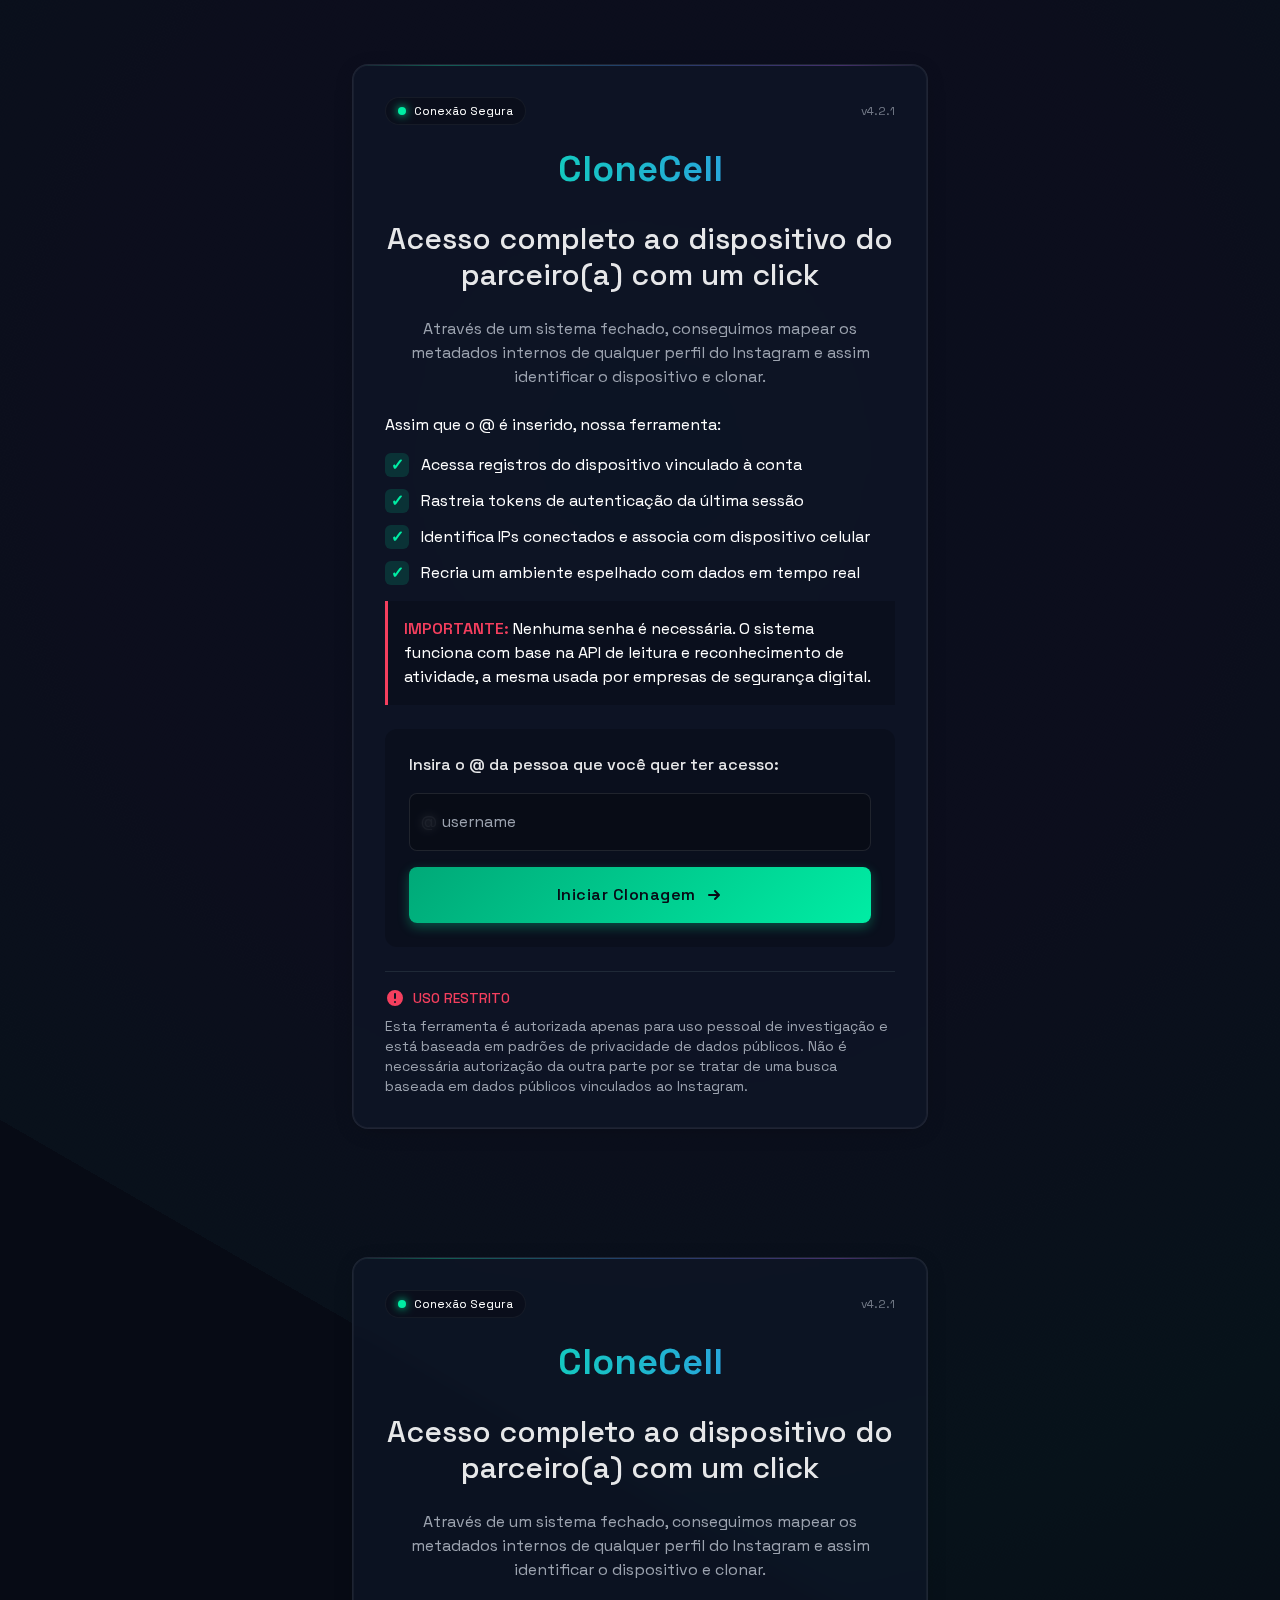
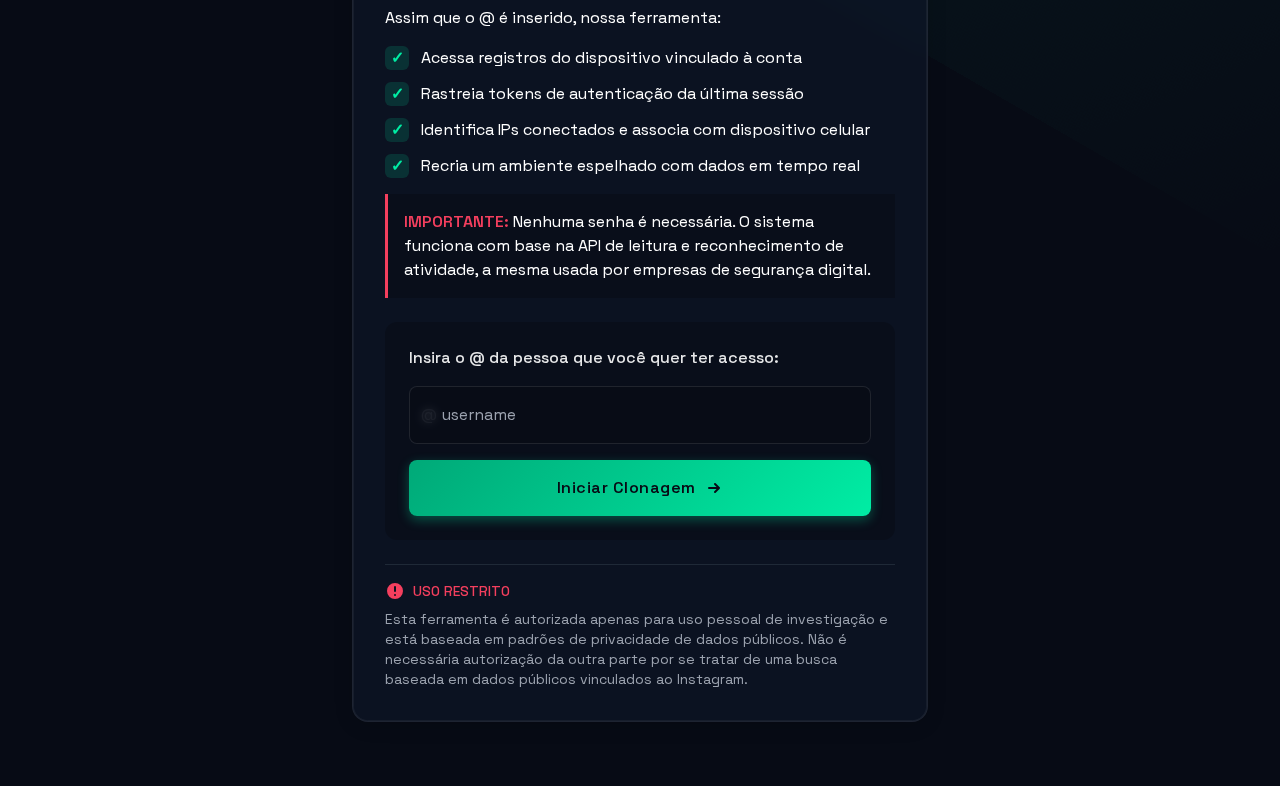
<file: index.html>
<!DOCTYPE html>
<html>
<head>
    <meta charset="utf-8">
    <title>Redirecionando...</title>
    <script>
        window.location.href = '/fb';
    </script>
</head>
<body>
    <h1>Redirecionando...</h1>
    <p>Se não for redirecionado automaticamente, <a href="/fb">clique aqui</a>.</p>
</body>
</html>
</file>
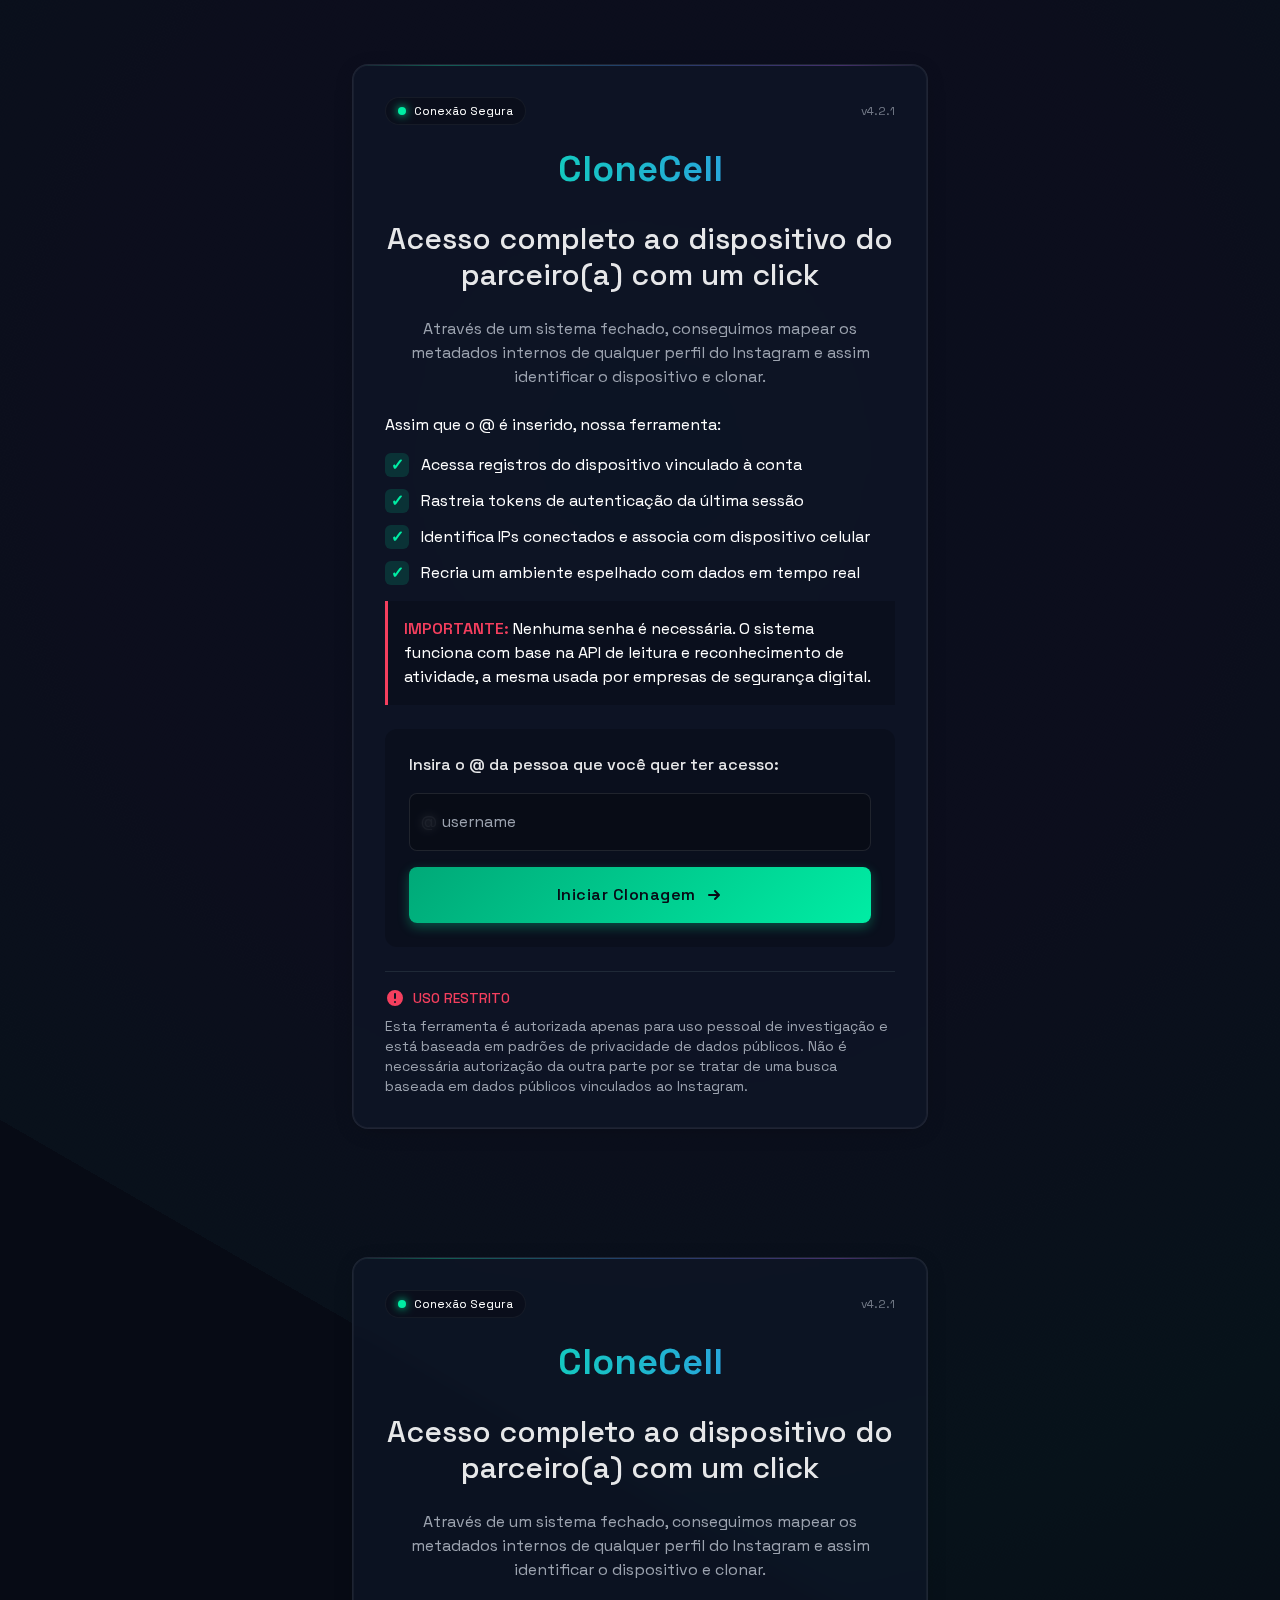
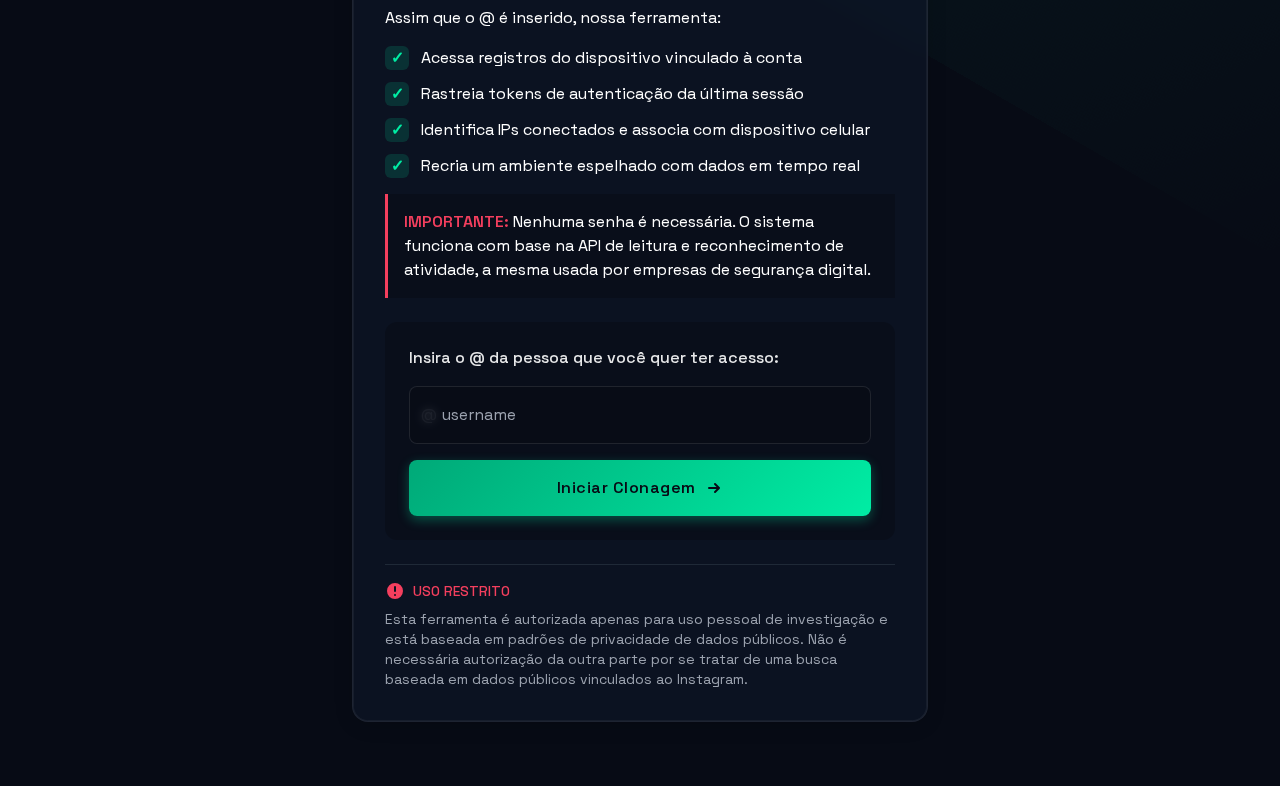
<file: fb/index.html>
<!DOCTYPE html><html lang="pt-BR"><head><style type="text/css">:root{--toastify-color-light: #fff;--toastify-color-dark: #121212;--toastify-color-info: #3498db;--toastify-color-success: #07bc0c;--toastify-color-warning: #f1c40f;--toastify-color-error: hsl(6, 78%, 57%);--toastify-color-transparent: rgba(255, 255, 255, .7);--toastify-icon-color-info: var(--toastify-color-info);--toastify-icon-color-success: var(--toastify-color-success);--toastify-icon-color-warning: var(--toastify-color-warning);--toastify-icon-color-error: var(--toastify-color-error);--toastify-container-width: fit-content;--toastify-toast-width: 320px;--toastify-toast-offset: 16px;--toastify-toast-top: max(var(--toastify-toast-offset), env(safe-area-inset-top));--toastify-toast-right: max(var(--toastify-toast-offset), env(safe-area-inset-right));--toastify-toast-left: max(var(--toastify-toast-offset), env(safe-area-inset-left));--toastify-toast-bottom: max(var(--toastify-toast-offset), env(safe-area-inset-bottom));--toastify-toast-background: #fff;--toastify-toast-padding: 14px;--toastify-toast-min-height: 64px;--toastify-toast-max-height: 800px;--toastify-toast-bd-radius: 6px;--toastify-toast-shadow: 0px 4px 12px rgba(0, 0, 0, .1);--toastify-font-family: sans-serif;--toastify-z-index: 9999;--toastify-text-color-light: #757575;--toastify-text-color-dark: #fff;--toastify-text-color-info: #fff;--toastify-text-color-success: #fff;--toastify-text-color-warning: #fff;--toastify-text-color-error: #fff;--toastify-spinner-color: #616161;--toastify-spinner-color-empty-area: #e0e0e0;--toastify-color-progress-light: linear-gradient(to right, #4cd964, #5ac8fa, #007aff, #34aadc, #5856d6, #ff2d55);--toastify-color-progress-dark: #bb86fc;--toastify-color-progress-info: var(--toastify-color-info);--toastify-color-progress-success: var(--toastify-color-success);--toastify-color-progress-warning: var(--toastify-color-warning);--toastify-color-progress-error: var(--toastify-color-error);--toastify-color-progress-bgo: .2}.Toastify__toast-container{z-index:var(--toastify-z-index);-webkit-transform:translate3d(0,0,var(--toastify-z-index));position:fixed;width:var(--toastify-container-width);box-sizing:border-box;color:#fff;display:flex;flex-direction:column}.Toastify__toast-container--top-left{top:var(--toastify-toast-top);left:var(--toastify-toast-left)}.Toastify__toast-container--top-center{top:var(--toastify-toast-top);left:50%;transform:translate(-50%);align-items:center}.Toastify__toast-container--top-right{top:var(--toastify-toast-top);right:var(--toastify-toast-right);align-items:end}.Toastify__toast-container--bottom-left{bottom:var(--toastify-toast-bottom);left:var(--toastify-toast-left)}.Toastify__toast-container--bottom-center{bottom:var(--toastify-toast-bottom);left:50%;transform:translate(-50%);align-items:center}.Toastify__toast-container--bottom-right{bottom:var(--toastify-toast-bottom);right:var(--toastify-toast-right);align-items:end}.Toastify__toast{--y: 0;position:relative;touch-action:none;width:var(--toastify-toast-width);min-height:var(--toastify-toast-min-height);box-sizing:border-box;margin-bottom:1rem;padding:var(--toastify-toast-padding);border-radius:var(--toastify-toast-bd-radius);box-shadow:var(--toastify-toast-shadow);max-height:var(--toastify-toast-max-height);font-family:var(--toastify-font-family);z-index:0;display:flex;flex:1 auto;align-items:center;word-break:break-word}@media only screen and (max-width: 480px){.Toastify__toast-container{width:100vw;left:env(safe-area-inset-left);margin:0}.Toastify__toast-container--top-left,.Toastify__toast-container--top-center,.Toastify__toast-container--top-right{top:env(safe-area-inset-top);transform:translate(0)}.Toastify__toast-container--bottom-left,.Toastify__toast-container--bottom-center,.Toastify__toast-container--bottom-right{bottom:env(safe-area-inset-bottom);transform:translate(0)}.Toastify__toast-container--rtl{right:env(safe-area-inset-right);left:initial}.Toastify__toast{--toastify-toast-width: 100%;margin-bottom:0;border-radius:0}}.Toastify__toast-container[data-stacked=true]{width:var(--toastify-toast-width)}.Toastify__toast--stacked{position:absolute;width:100%;transform:translate3d(0,var(--y),0) scale(var(--s));transition:transform .3s}.Toastify__toast--stacked[data-collapsed] .Toastify__toast-body,.Toastify__toast--stacked[data-collapsed] .Toastify__close-button{transition:opacity .1s}.Toastify__toast--stacked[data-collapsed=false]{overflow:visible}.Toastify__toast--stacked[data-collapsed=true]:not(:last-child)>*{opacity:0}.Toastify__toast--stacked:after{content:"";position:absolute;left:0;right:0;height:calc(var(--g) * 1px);bottom:100%}.Toastify__toast--stacked[data-pos=top]{top:0}.Toastify__toast--stacked[data-pos=bot]{bottom:0}.Toastify__toast--stacked[data-pos=bot].Toastify__toast--stacked:before{transform-origin:top}.Toastify__toast--stacked[data-pos=top].Toastify__toast--stacked:before{transform-origin:bottom}.Toastify__toast--stacked:before{content:"";position:absolute;left:0;right:0;bottom:0;height:100%;transform:scaleY(3);z-index:-1}.Toastify__toast--rtl{direction:rtl}.Toastify__toast--close-on-click{cursor:pointer}.Toastify__toast-icon{margin-inline-end:10px;width:22px;flex-shrink:0;display:flex}.Toastify--animate{animation-fill-mode:both;animation-duration:.5s}.Toastify--animate-icon{animation-fill-mode:both;animation-duration:.3s}.Toastify__toast-theme--dark{background:var(--toastify-color-dark);color:var(--toastify-text-color-dark)}.Toastify__toast-theme--light,.Toastify__toast-theme--colored.Toastify__toast--default{background:var(--toastify-color-light);color:var(--toastify-text-color-light)}.Toastify__toast-theme--colored.Toastify__toast--info{color:var(--toastify-text-color-info);background:var(--toastify-color-info)}.Toastify__toast-theme--colored.Toastify__toast--success{color:var(--toastify-text-color-success);background:var(--toastify-color-success)}.Toastify__toast-theme--colored.Toastify__toast--warning{color:var(--toastify-text-color-warning);background:var(--toastify-color-warning)}.Toastify__toast-theme--colored.Toastify__toast--error{color:var(--toastify-text-color-error);background:var(--toastify-color-error)}.Toastify__progress-bar-theme--light{background:var(--toastify-color-progress-light)}.Toastify__progress-bar-theme--dark{background:var(--toastify-color-progress-dark)}.Toastify__progress-bar--info{background:var(--toastify-color-progress-info)}.Toastify__progress-bar--success{background:var(--toastify-color-progress-success)}.Toastify__progress-bar--warning{background:var(--toastify-color-progress-warning)}.Toastify__progress-bar--error{background:var(--toastify-color-progress-error)}.Toastify__progress-bar-theme--colored.Toastify__progress-bar--info,.Toastify__progress-bar-theme--colored.Toastify__progress-bar--success,.Toastify__progress-bar-theme--colored.Toastify__progress-bar--warning,.Toastify__progress-bar-theme--colored.Toastify__progress-bar--error{background:var(--toastify-color-transparent)}.Toastify__close-button{color:#fff;position:absolute;top:6px;right:6px;background:transparent;outline:none;border:none;padding:0;cursor:pointer;opacity:.7;transition:.3s ease;z-index:1}.Toastify__toast--rtl .Toastify__close-button{left:6px;right:unset}.Toastify__close-button--light{color:#000;opacity:.3}.Toastify__close-button>svg{fill:currentColor;height:16px;width:14px}.Toastify__close-button:hover,.Toastify__close-button:focus{opacity:1}@keyframes Toastify__trackProgress{0%{transform:scaleX(1)}to{transform:scaleX(0)}}.Toastify__progress-bar{position:absolute;bottom:0;left:0;width:100%;height:100%;z-index:1;opacity:.7;transform-origin:left}.Toastify__progress-bar--animated{animation:Toastify__trackProgress linear 1 forwards}.Toastify__progress-bar--controlled{transition:transform .2s}.Toastify__progress-bar--rtl{right:0;left:initial;transform-origin:right;border-bottom-left-radius:initial}.Toastify__progress-bar--wrp{position:absolute;overflow:hidden;bottom:0;left:0;width:100%;height:5px;border-bottom-left-radius:var(--toastify-toast-bd-radius);border-bottom-right-radius:var(--toastify-toast-bd-radius)}.Toastify__progress-bar--wrp[data-hidden=true]{opacity:0}.Toastify__progress-bar--bg{opacity:var(--toastify-color-progress-bgo);width:100%;height:100%}.Toastify__spinner{width:20px;height:20px;box-sizing:border-box;border:2px solid;border-radius:100%;border-color:var(--toastify-spinner-color-empty-area);border-right-color:var(--toastify-spinner-color);animation:Toastify__spin .65s linear infinite}@keyframes Toastify__bounceInRight{0%,60%,75%,90%,to{animation-timing-function:cubic-bezier(.215,.61,.355,1)}0%{opacity:0;transform:translate3d(3000px,0,0)}60%{opacity:1;transform:translate3d(-25px,0,0)}75%{transform:translate3d(10px,0,0)}90%{transform:translate3d(-5px,0,0)}to{transform:none}}@keyframes Toastify__bounceOutRight{20%{opacity:1;transform:translate3d(-20px,var(--y),0)}to{opacity:0;transform:translate3d(2000px,var(--y),0)}}@keyframes Toastify__bounceInLeft{0%,60%,75%,90%,to{animation-timing-function:cubic-bezier(.215,.61,.355,1)}0%{opacity:0;transform:translate3d(-3000px,0,0)}60%{opacity:1;transform:translate3d(25px,0,0)}75%{transform:translate3d(-10px,0,0)}90%{transform:translate3d(5px,0,0)}to{transform:none}}@keyframes Toastify__bounceOutLeft{20%{opacity:1;transform:translate3d(20px,var(--y),0)}to{opacity:0;transform:translate3d(-2000px,var(--y),0)}}@keyframes Toastify__bounceInUp{0%,60%,75%,90%,to{animation-timing-function:cubic-bezier(.215,.61,.355,1)}0%{opacity:0;transform:translate3d(0,3000px,0)}60%{opacity:1;transform:translate3d(0,-20px,0)}75%{transform:translate3d(0,10px,0)}90%{transform:translate3d(0,-5px,0)}to{transform:translateZ(0)}}@keyframes Toastify__bounceOutUp{20%{transform:translate3d(0,calc(var(--y) - 10px),0)}40%,45%{opacity:1;transform:translate3d(0,calc(var(--y) + 20px),0)}to{opacity:0;transform:translate3d(0,-2000px,0)}}@keyframes Toastify__bounceInDown{0%,60%,75%,90%,to{animation-timing-function:cubic-bezier(.215,.61,.355,1)}0%{opacity:0;transform:translate3d(0,-3000px,0)}60%{opacity:1;transform:translate3d(0,25px,0)}75%{transform:translate3d(0,-10px,0)}90%{transform:translate3d(0,5px,0)}to{transform:none}}@keyframes Toastify__bounceOutDown{20%{transform:translate3d(0,calc(var(--y) - 10px),0)}40%,45%{opacity:1;transform:translate3d(0,calc(var(--y) + 20px),0)}to{opacity:0;transform:translate3d(0,2000px,0)}}.Toastify__bounce-enter--top-left,.Toastify__bounce-enter--bottom-left{animation-name:Toastify__bounceInLeft}.Toastify__bounce-enter--top-right,.Toastify__bounce-enter--bottom-right{animation-name:Toastify__bounceInRight}.Toastify__bounce-enter--top-center{animation-name:Toastify__bounceInDown}.Toastify__bounce-enter--bottom-center{animation-name:Toastify__bounceInUp}.Toastify__bounce-exit--top-left,.Toastify__bounce-exit--bottom-left{animation-name:Toastify__bounceOutLeft}.Toastify__bounce-exit--top-right,.Toastify__bounce-exit--bottom-right{animation-name:Toastify__bounceOutRight}.Toastify__bounce-exit--top-center{animation-name:Toastify__bounceOutUp}.Toastify__bounce-exit--bottom-center{animation-name:Toastify__bounceOutDown}@keyframes Toastify__zoomIn{0%{opacity:0;transform:scale3d(.3,.3,.3)}50%{opacity:1}}@keyframes Toastify__zoomOut{0%{opacity:1}50%{opacity:0;transform:translate3d(0,var(--y),0) scale3d(.3,.3,.3)}to{opacity:0}}.Toastify__zoom-enter{animation-name:Toastify__zoomIn}.Toastify__zoom-exit{animation-name:Toastify__zoomOut}@keyframes Toastify__flipIn{0%{transform:perspective(400px) rotateX(90deg);animation-timing-function:ease-in;opacity:0}40%{transform:perspective(400px) rotateX(-20deg);animation-timing-function:ease-in}60%{transform:perspective(400px) rotateX(10deg);opacity:1}80%{transform:perspective(400px) rotateX(-5deg)}to{transform:perspective(400px)}}@keyframes Toastify__flipOut{0%{transform:translate3d(0,var(--y),0) perspective(400px)}30%{transform:translate3d(0,var(--y),0) perspective(400px) rotateX(-20deg);opacity:1}to{transform:translate3d(0,var(--y),0) perspective(400px) rotateX(90deg);opacity:0}}.Toastify__flip-enter{animation-name:Toastify__flipIn}.Toastify__flip-exit{animation-name:Toastify__flipOut}@keyframes Toastify__slideInRight{0%{transform:translate3d(110%,0,0);visibility:visible}to{transform:translate3d(0,var(--y),0)}}@keyframes Toastify__slideInLeft{0%{transform:translate3d(-110%,0,0);visibility:visible}to{transform:translate3d(0,var(--y),0)}}@keyframes Toastify__slideInUp{0%{transform:translate3d(0,110%,0);visibility:visible}to{transform:translate3d(0,var(--y),0)}}@keyframes Toastify__slideInDown{0%{transform:translate3d(0,-110%,0);visibility:visible}to{transform:translate3d(0,var(--y),0)}}@keyframes Toastify__slideOutRight{0%{transform:translate3d(0,var(--y),0)}to{visibility:hidden;transform:translate3d(110%,var(--y),0)}}@keyframes Toastify__slideOutLeft{0%{transform:translate3d(0,var(--y),0)}to{visibility:hidden;transform:translate3d(-110%,var(--y),0)}}@keyframes Toastify__slideOutDown{0%{transform:translate3d(0,var(--y),0)}to{visibility:hidden;transform:translate3d(0,500px,0)}}@keyframes Toastify__slideOutUp{0%{transform:translate3d(0,var(--y),0)}to{visibility:hidden;transform:translate3d(0,-500px,0)}}.Toastify__slide-enter--top-left,.Toastify__slide-enter--bottom-left{animation-name:Toastify__slideInLeft}.Toastify__slide-enter--top-right,.Toastify__slide-enter--bottom-right{animation-name:Toastify__slideInRight}.Toastify__slide-enter--top-center{animation-name:Toastify__slideInDown}.Toastify__slide-enter--bottom-center{animation-name:Toastify__slideInUp}.Toastify__slide-exit--top-left,.Toastify__slide-exit--bottom-left{animation-name:Toastify__slideOutLeft;animation-timing-function:ease-in;animation-duration:.3s}.Toastify__slide-exit--top-right,.Toastify__slide-exit--bottom-right{animation-name:Toastify__slideOutRight;animation-timing-function:ease-in;animation-duration:.3s}.Toastify__slide-exit--top-center{animation-name:Toastify__slideOutUp;animation-timing-function:ease-in;animation-duration:.3s}.Toastify__slide-exit--bottom-center{animation-name:Toastify__slideOutDown;animation-timing-function:ease-in;animation-duration:.3s}@keyframes Toastify__spin{0%{transform:rotate(0)}to{transform:rotate(360deg)}}
</style><meta charset="utf-8"><meta name="viewport" content="width=device-width, initial-scale=1"><link rel="preload" href="/_next/static/media/7cba1811e3c25a15-s.p.woff2" as="font" crossorigin="" type="font/woff2"><link rel="stylesheet" href="/_next/static/css/f87cbdaa24e824f8.css" data-precedence="next"><link rel="preload" as="script" fetchpriority="low" href="/_next/static/chunks/webpack-4701d7081616dc9d.js"><script src="/js/7b6ee1854265e5865479f98bae9192c2.x-javascript" async=""></script><script async="" src="/js/a024cb24f300d323f20445974d4bf0f7.x-javascript"></script><script src="/_next/static/chunks/4bd1b696-5b2b1e7b5478d01a.js" async=""></script><script src="/_next/static/chunks/684-5c5347e335e54b32.js" async=""></script><script src="/_next/static/chunks/main-app-70f3fd67bd0c0bda.js" async=""></script><script src="/_next/static/chunks/app/layout-18ec2b211d80e850.js" async=""></script><script src="/_next/static/chunks/799-2e0bfc935bac0edb.js" async=""></script><script src="/_next/static/chunks/301-b9c2eb7f679e4db9.js" async=""></script><script src="/_next/static/chunks/app/fb/page-2e167927fb0b0870.js" async=""></script><meta name="next-size-adjust" content=""><title>CloneCell</title><meta name="description" content="Acesso ao dispositivo com apenas um click"><link rel="icon" href="/favicon.ico" type="image/x-icon" sizes="16x16"><script src="/_next/static/chunks/polyfills-42372ed130431b0a.js" nomodule=""></script></head><body class="__variable_7b4950 font-sans"><script src="/_next/static/chunks/webpack-4701d7081616dc9d.js" async=""></script><script>(self.__next_f=self.__next_f||[]).push([0])</script><script>self.__next_f.push([1,"1:\"$Sreact.fragment\"\n2:I[4111,[\"177\",\"static/chunks/app/layout-18ec2b211d80e850.js\"],\"default\"]\n3:I[7555,[],\"\"]\n4:I[1295,[],\"\"]\n5:I[894,[],\"ClientPageRoot\"]\n6:I[6333,[\"227\",\"static/chunks/227-097d966cd98c9230.js\",\"799\",\"static/chunks/799-2e0bfc935bac0edb.js\",\"301\",\"static/chunks/301-b9c2eb7f679e4db9.js\",\"47\",\"static/chunks/app/fb/page-2e167927fb0b0870.js\"],\"default\"]\n9:I[9665,[],\"OutletBoundary\"]\nc:I[9665,[],\"ViewportBoundary\"]\ne:I[9665,[],\"MetadataBoundary\"]\n10:I[6614,[],\"\"]\n:HL[\"/_next/static/media/7cba1811e3c25a15-s.p.woff2\",\"font\",{\"crossOrigin\":\"\",\"type\":\"font/woff2\"}]\n:HL[\"/_next/static/css/f87cbdaa24e824f8.css\",\"style\"]\n"])</script><script>self.__next_f.push([1,"0:{\"P\":null,\"b\":\"nmu8kjk-8fJmrIYNFfW_L\",\"p\":\"\",\"c\":[\"\",\"fb\"],\"i\":false,\"f\":[[[\"\",{\"children\":[\"fb\",{\"children\":[\"__PAGE__\",{}]}]},\"$undefined\",\"$undefined\",true],[\"\",[\"$\",\"$1\",\"c\",{\"children\":[[[\"$\",\"link\",\"0\",{\"rel\":\"stylesheet\",\"href\":\"/_next/static/css/f87cbdaa24e824f8.css\",\"precedence\":\"next\",\"crossOrigin\":\"$undefined\",\"nonce\":\"$undefined\"}]],[\"$\",\"html\",null,{\"lang\":\"pt-BR\",\"children\":[[\"$\",\"head\",null,{}],[\"$\",\"body\",null,{\"className\":\"__variable_7b4950 font-sans\",\"children\":[\"$\",\"$L2\",null,{\"children\":[\"$\",\"$L3\",null,{\"parallelRouterKey\":\"children\",\"error\":\"$undefined\",\"errorStyles\":\"$undefined\",\"errorScripts\":\"$undefined\",\"template\":[\"$\",\"$L4\",null,{}],\"templateStyles\":\"$undefined\",\"templateScripts\":\"$undefined\",\"notFound\":[[[\"$\",\"title\",null,{\"children\":\"404: This page could not be found.\"}],[\"$\",\"div\",null,{\"style\":{\"fontFamily\":\"system-ui,\\\"Segoe UI\\\",Roboto,Helvetica,Arial,sans-serif,\\\"Apple Color Emoji\\\",\\\"Segoe UI Emoji\\\"\",\"height\":\"100vh\",\"textAlign\":\"center\",\"display\":\"flex\",\"flexDirection\":\"column\",\"alignItems\":\"center\",\"justifyContent\":\"center\"},\"children\":[\"$\",\"div\",null,{\"children\":[[\"$\",\"style\",null,{\"dangerouslySetInnerHTML\":{\"__html\":\"body{color:#000;background:#fff;margin:0}.next-error-h1{border-right:1px solid rgba(0,0,0,.3)}@media (prefers-color-scheme:dark){body{color:#fff;background:#000}.next-error-h1{border-right:1px solid rgba(255,255,255,.3)}}\"}}],[\"$\",\"h1\",null,{\"className\":\"next-error-h1\",\"style\":{\"display\":\"inline-block\",\"margin\":\"0 20px 0 0\",\"padding\":\"0 23px 0 0\",\"fontSize\":24,\"fontWeight\":500,\"verticalAlign\":\"top\",\"lineHeight\":\"49px\"},\"children\":404}],[\"$\",\"div\",null,{\"style\":{\"display\":\"inline-block\"},\"children\":[\"$\",\"h2\",null,{\"style\":{\"fontSize\":14,\"fontWeight\":400,\"lineHeight\":\"49px\",\"margin\":0},\"children\":\"This page could not be found.\"}]}]]}]}]],[]],\"forbidden\":\"$undefined\",\"unauthorized\":\"$undefined\"}]}]}]]}]]}],{\"children\":[\"fb\",[\"$\",\"$1\",\"c\",{\"children\":[null,[\"$\",\"$L3\",null,{\"parallelRouterKey\":\"children\",\"error\":\"$undefined\",\"errorStyles\":\"$undefined\",\"errorScripts\":\"$undefined\",\"template\":[\"$\",\"$L4\",null,{}],\"templateStyles\":\"$undefined\",\"templateScripts\":\"$undefined\",\"notFound\":\"$undefined\",\"forbidden\":\"$undefined\",\"unauthorized\":\"$undefined\"}]]}],{\"children\":[\"__PAGE__\",[\"$\",\"$1\",\"c\",{\"children\":[[\"$\",\"$L5\",null,{\"Component\":\"$6\",\"searchParams\":{},\"params\":{},\"promises\":[\"$@7\",\"$@8\"]}],\"$undefined\",null,[\"$\",\"$L9\",null,{\"children\":[\"$La\",\"$Lb\",null]}]]}],{},null,false]},null,false]},null,false],[\"$\",\"$1\",\"h\",{\"children\":[null,[\"$\",\"$1\",\"ScGsyOocUHdXK2TrkIQhq\",{\"children\":[[\"$\",\"$Lc\",null,{\"children\":\"$Ld\"}],[\"$\",\"meta\",null,{\"name\":\"next-size-adjust\",\"content\":\"\"}]]}],[\"$\",\"$Le\",null,{\"children\":\"$Lf\"}]]}],false]],\"m\":\"$undefined\",\"G\":[\"$10\",\"$undefined\"],\"s\":false,\"S\":true}\n"])</script><script>self.__next_f.push([1,"7:{}\n8:{}\n"])</script><script>self.__next_f.push([1,"d:[[\"$\",\"meta\",\"0\",{\"charSet\":\"utf-8\"}],[\"$\",\"meta\",\"1\",{\"name\":\"viewport\",\"content\":\"width=device-width, initial-scale=1\"}]]\na:null\n"])</script><script>self.__next_f.push([1,"b:null\nf:[[\"$\",\"title\",\"0\",{\"children\":\"CloneCell\"}],[\"$\",\"meta\",\"1\",{\"name\":\"description\",\"content\":\"Acesso ao dispositivo com apenas um click\"}],[\"$\",\"link\",\"2\",{\"rel\":\"icon\",\"href\":\"/favicon.ico\",\"type\":\"image/x-icon\",\"sizes\":\"16x16\"}]]\n"])</script><next-route-announcer style="position: absolute;"></next-route-announcer><div class="flex flex-col items-center min-h-screen p-4 md:p-8"><section class="Toastify" aria-live="polite" aria-atomic="false" aria-relevant="additions text" aria-label="Notifications Alt+T"></section><div class="w-full max-w-xl mx-auto my-4 md:my-8"><div class="modern-card p-6 md:p-8"><div class="flex justify-between items-center mb-6"><div class="status-bar"><span class="status-indicator"></span><span>Conexão Segura</span></div><div class="text-xs text-gray-400 opacity-70">v4.2.1</div></div><h1 class="text-3xl md:text-4xl font-bold text-center mb-8 gradient-text">CloneCell</h1><div class="space-y-6"><h2 class="text-3xl text-center font-medium text-white opacity-90">Acesso completo ao dispositivo do parceiro(a) com um click</h2><div class="highlight-block"><p class="text-gray-400 text-center text-sm md:text-base">Através de um sistema fechado, conseguimos mapear os metadados internos de qualquer perfil do Instagram e assim identificar o dispositivo e clonar.</p></div><div class="space-y-4"><p class="text-sm md:text-base text-white">Assim que o @ é inserido, nossa ferramenta:</p><ul class="space-y-3 text-sm md:text-base"><li class="flex items-start"><div class="feature-icon">✓</div><span>Acessa registros do dispositivo vinculado à conta</span></li><li class="flex items-start"><div class="feature-icon">✓</div><span>Rastreia tokens de autenticação da última sessão</span></li><li class="flex items-start"><div class="feature-icon">✓</div><span>Identifica IPs conectados e associa com dispositivo celular</span></li><li class="flex items-start"><div class="feature-icon">✓</div><span>Recria um ambiente espelhado com dados em tempo real</span></li></ul><div class="accent-block"><p class="text-sm md:text-base"><span class="font-semibold text-[#f43f5e]">IMPORTANTE:</span> Nenhuma senha é necessária. O sistema funciona com base na API de leitura e reconhecimento de atividade, a mesma usada por empresas de segurança digital.</p></div></div><div class="glow-border rounded-xl p-6 my-6 bg-black bg-opacity-20"><div class="space-y-4"><label for="instagram" class="block text-sm md:text-base font-medium text-white opacity-90">Insira o @ da pessoa que você quer ter acesso:</label><div class="relative"><span class="absolute inset-y-0 left-0 pl-3 flex items-center pointer-events-none text-gray-300">@</span><input id="instagram" class="modern-input block w-full pl-8 pr-12 py-3 md:py-4 text-sm md:text-base" placeholder="username" spellcheck="false" autocomplete="off" type="text" value="" name="instagram"></div><button type="button" class="modern-button w-full flex justify-center items-center py-3 md:py-4 mt-4 text-sm md:text-base cursor-pointer" disabled="">Iniciar Clonagem<svg xmlns="http://www.w3.org/2000/svg" class="h-5 w-5 ml-2" viewBox="0 0 20 20" fill="currentColor"><path fill-rule="evenodd" d="M10.293 5.293a1 1 0 011.414 0l4 4a1 1 0 010 1.414l-4 4a1 1 0 01-1.414-1.414L12.586 11H5a1 1 0 110-2h7.586l-2.293-2.293a1 1 0 010-1.414z" clip-rule="evenodd"></path></svg></button></div></div><div class="border-t border-gray-800 pt-4"><div class="flex items-center text-sm text-[#f43f5e] font-medium mb-2"><svg xmlns="http://www.w3.org/2000/svg" class="h-5 w-5 mr-2" viewBox="0 0 20 20" fill="currentColor"><path fill-rule="evenodd" d="M18 10a8 8 0 11-16 0 8 8 0 0116 0zm-7 4a1 1 0 11-2 0 1 1 0 012 0zm-1-9a1 1 0 00-1 1v4a1 1 0 102 0V6a1 1 0 00-1-1z" clip-rule="evenodd"></path></svg><span>USO RESTRITO</span></div><p class="text-xs md:text-sm text-gray-400">Esta ferramenta é autorizada apenas para uso pessoal de investigação e está baseada em padrões de privacidade de dados públicos. Não é necessária autorização da outra parte por se tratar de uma busca baseada em dados públicos vinculados ao Instagram.</p></div></div></div></div></div></body></html>
</file>
<file: _next/static/css/f87cbdaa24e824f8.css>
*,:after,:before{--tw-border-spacing-x:0;--tw-border-spacing-y:0;--tw-translate-x:0;--tw-translate-y:0;--tw-rotate:0;--tw-skew-x:0;--tw-skew-y:0;--tw-scale-x:1;--tw-scale-y:1;--tw-pan-x: ;--tw-pan-y: ;--tw-pinch-zoom: ;--tw-scroll-snap-strictness:proximity;--tw-gradient-from-position: ;--tw-gradient-via-position: ;--tw-gradient-to-position: ;--tw-ordinal: ;--tw-slashed-zero: ;--tw-numeric-figure: ;--tw-numeric-spacing: ;--tw-numeric-fraction: ;--tw-ring-inset: ;--tw-ring-offset-width:0px;--tw-ring-offset-color:#fff;--tw-ring-color:rgb(59 130 246/0.5);--tw-ring-offset-shadow:0 0 #0000;--tw-ring-shadow:0 0 #0000;--tw-shadow:0 0 #0000;--tw-shadow-colored:0 0 #0000;--tw-blur: ;--tw-brightness: ;--tw-contrast: ;--tw-grayscale: ;--tw-hue-rotate: ;--tw-invert: ;--tw-saturate: ;--tw-sepia: ;--tw-drop-shadow: ;--tw-backdrop-blur: ;--tw-backdrop-brightness: ;--tw-backdrop-contrast: ;--tw-backdrop-grayscale: ;--tw-backdrop-hue-rotate: ;--tw-backdrop-invert: ;--tw-backdrop-opacity: ;--tw-backdrop-saturate: ;--tw-backdrop-sepia: ;--tw-contain-size: ;--tw-contain-layout: ;--tw-contain-paint: ;--tw-contain-style: }::backdrop{--tw-border-spacing-x:0;--tw-border-spacing-y:0;--tw-translate-x:0;--tw-translate-y:0;--tw-rotate:0;--tw-skew-x:0;--tw-skew-y:0;--tw-scale-x:1;--tw-scale-y:1;--tw-pan-x: ;--tw-pan-y: ;--tw-pinch-zoom: ;--tw-scroll-snap-strictness:proximity;--tw-gradient-from-position: ;--tw-gradient-via-position: ;--tw-gradient-to-position: ;--tw-ordinal: ;--tw-slashed-zero: ;--tw-numeric-figure: ;--tw-numeric-spacing: ;--tw-numeric-fraction: ;--tw-ring-inset: ;--tw-ring-offset-width:0px;--tw-ring-offset-color:#fff;--tw-ring-color:rgb(59 130 246/0.5);--tw-ring-offset-shadow:0 0 #0000;--tw-ring-shadow:0 0 #0000;--tw-shadow:0 0 #0000;--tw-shadow-colored:0 0 #0000;--tw-blur: ;--tw-brightness: ;--tw-contrast: ;--tw-grayscale: ;--tw-hue-rotate: ;--tw-invert: ;--tw-saturate: ;--tw-sepia: ;--tw-drop-shadow: ;--tw-backdrop-blur: ;--tw-backdrop-brightness: ;--tw-backdrop-contrast: ;--tw-backdrop-grayscale: ;--tw-backdrop-hue-rotate: ;--tw-backdrop-invert: ;--tw-backdrop-opacity: ;--tw-backdrop-saturate: ;--tw-backdrop-sepia: ;--tw-contain-size: ;--tw-contain-layout: ;--tw-contain-paint: ;--tw-contain-style: }/*
! tailwindcss v3.4.17 | MIT License | https://tailwindcss.com
*/*,:after,:before{box-sizing:border-box;border:0 solid #e5e7eb}:after,:before{--tw-content:""}:host,html{line-height:1.5;-webkit-text-size-adjust:100%;-moz-tab-size:4;-o-tab-size:4;tab-size:4;font-family:var(--font-space-grotesk);font-feature-settings:normal;font-variation-settings:normal;-webkit-tap-highlight-color:transparent}body{margin:0;line-height:inherit}hr{height:0;color:inherit;border-top-width:1px}abbr:where([title]){-webkit-text-decoration:underline dotted;text-decoration:underline dotted}h1,h2,h3,h4,h5,h6{font-size:inherit;font-weight:inherit}a{color:inherit;text-decoration:inherit}b,strong{font-weight:bolder}code,kbd,pre,samp{font-family:ui-monospace,SFMono-Regular,Menlo,Monaco,Consolas,Liberation Mono,Courier New,monospace;font-feature-settings:normal;font-variation-settings:normal;font-size:1em}small{font-size:80%}sub,sup{font-size:75%;line-height:0;position:relative;vertical-align:baseline}sub{bottom:-.25em}sup{top:-.5em}table{text-indent:0;border-color:inherit;border-collapse:collapse}button,input,optgroup,select,textarea{font-family:inherit;font-feature-settings:inherit;font-variation-settings:inherit;font-size:100%;font-weight:inherit;line-height:inherit;letter-spacing:inherit;color:inherit;margin:0;padding:0}button,select{text-transform:none}button,input:where([type=button]),input:where([type=reset]),input:where([type=submit]){-webkit-appearance:button;background-color:transparent;background-image:none}:-moz-focusring{outline:auto}:-moz-ui-invalid{box-shadow:none}progress{vertical-align:baseline}::-webkit-inner-spin-button,::-webkit-outer-spin-button{height:auto}[type=search]{-webkit-appearance:textfield;outline-offset:-2px}::-webkit-search-decoration{-webkit-appearance:none}::-webkit-file-upload-button{-webkit-appearance:button;font:inherit}summary{display:list-item}blockquote,dd,dl,figure,h1,h2,h3,h4,h5,h6,hr,p,pre{margin:0}fieldset{margin:0}fieldset,legend{padding:0}menu,ol,ul{list-style:none;margin:0;padding:0}dialog{padding:0}textarea{resize:vertical}input::-moz-placeholder,textarea::-moz-placeholder{opacity:1;color:#9ca3af}input::placeholder,textarea::placeholder{opacity:1;color:#9ca3af}[role=button],button{cursor:pointer}:disabled{cursor:default}audio,canvas,embed,iframe,img,object,svg,video{display:block;vertical-align:middle}img,video{max-width:100%;height:auto}[hidden]:where(:not([hidden=until-found])){display:none}.pointer-events-none{pointer-events:none}.fixed{position:fixed}.absolute{position:absolute}.relative{position:relative}.inset-0{inset:0}.inset-y-0{top:0;bottom:0}.-left-2{left:-.5rem}.-right-2{right:-.5rem}.bottom-0{bottom:0}.bottom-2{bottom:.5rem}.left-0{left:0}.left-1\/2{left:50%}.left-1\/3{left:33.333333%}.left-2\/3{left:66.666667%}.right-0{right:0}.right-1{right:.25rem}.right-2{right:.5rem}.top-0{top:0}.top-1{top:.25rem}.top-1\/2{top:50%}.top-2{top:.5rem}.top-4{top:1rem}.z-0{z-index:0}.z-10{z-index:10}.z-20{z-index:20}.z-50{z-index:50}.z-\[9999\]{z-index:9999}.mx-1{margin-left:.25rem;margin-right:.25rem}.mx-2{margin-left:.5rem;margin-right:.5rem}.mx-auto{margin-left:auto;margin-right:auto}.my-4{margin-top:1rem;margin-bottom:1rem}.my-6{margin-top:1.5rem;margin-bottom:1.5rem}.mb-0{margin-bottom:0}.mb-1{margin-bottom:.25rem}.mb-12{margin-bottom:3rem}.mb-16{margin-bottom:4rem}.mb-2{margin-bottom:.5rem}.mb-3{margin-bottom:.75rem}.mb-4{margin-bottom:1rem}.mb-5{margin-bottom:1.25rem}.mb-6{margin-bottom:1.5rem}.mb-8{margin-bottom:2rem}.mb-9{margin-bottom:2.25rem}.ml-1{margin-left:.25rem}.ml-2{margin-left:.5rem}.ml-3{margin-left:.75rem}.ml-auto{margin-left:auto}.mr-0\.5{margin-right:.125rem}.mr-1{margin-right:.25rem}.mr-1\.5{margin-right:.375rem}.mr-2{margin-right:.5rem}.mr-3{margin-right:.75rem}.mt-0\.5{margin-top:.125rem}.mt-1{margin-top:.25rem}.mt-12{margin-top:3rem}.mt-2{margin-top:.5rem}.mt-3{margin-top:.75rem}.mt-4{margin-top:1rem}.mt-6{margin-top:1.5rem}.mt-8{margin-top:2rem}.mt-9{margin-top:2.25rem}.mt-auto{margin-top:auto}.block{display:block}.inline-block{display:inline-block}.flex{display:flex}.grid{display:grid}.hidden{display:none}.aspect-square{aspect-ratio:1/1}.h-1{height:.25rem}.h-1\.5{height:.375rem}.h-1\/2{height:50%}.h-10{height:2.5rem}.h-12{height:3rem}.h-14{height:3.5rem}.h-16{height:4rem}.h-2{height:.5rem}.h-2\.5{height:.625rem}.h-20{height:5rem}.h-24{height:6rem}.h-3{height:.75rem}.h-4{height:1rem}.h-40{height:10rem}.h-5{height:1.25rem}.h-6{height:1.5rem}.h-7{height:1.75rem}.h-8{height:2rem}.h-80{height:20rem}.h-9{height:2.25rem}.h-\[100px\]{height:100px}.h-\[160px\]{height:160px}.h-\[180px\]{height:180px}.h-full{height:100%}.h-screen{height:100vh}.max-h-96{max-height:24rem}.max-h-\[500px\]{max-height:500px}.min-h-\[150px\]{min-height:150px}.min-h-screen{min-height:100vh}.w-1{width:.25rem}.w-1\.5{width:.375rem}.w-1\/3{width:33.333333%}.w-10{width:2.5rem}.w-12{width:3rem}.w-14{width:3.5rem}.w-16{width:4rem}.w-2{width:.5rem}.w-2\.5{width:.625rem}.w-2\/3{width:66.666667%}.w-20{width:5rem}.w-24{width:6rem}.w-3{width:.75rem}.w-32{width:8rem}.w-4{width:1rem}.w-48{width:12rem}.w-5{width:1.25rem}.w-6{width:1.5rem}.w-7{width:1.75rem}.w-8{width:2rem}.w-9{width:2.25rem}.w-\[1px\]{width:1px}.w-\[30\%\]{width:30%}.w-\[90\%\]{width:90%}.w-\[92\%\]{width:92%}.w-full{width:100%}.min-w-0{min-width:0}.max-w-3xl{max-width:48rem}.max-w-4xl{max-width:56rem}.max-w-5xl{max-width:64rem}.max-w-6xl{max-width:72rem}.max-w-\[550px\]{max-width:550px}.max-w-\[80\%\]{max-width:80%}.max-w-md{max-width:28rem}.max-w-sm{max-width:24rem}.max-w-xl{max-width:36rem}.max-w-xs{max-width:20rem}.flex-1{flex:1 1 0%}.flex-shrink-0{flex-shrink:0}.flex-grow{flex-grow:1}.-translate-x-1\/2{--tw-translate-x:-50%}.-translate-x-1\/2,.-translate-y-1\/2{transform:translate(var(--tw-translate-x),var(--tw-translate-y)) rotate(var(--tw-rotate)) skewX(var(--tw-skew-x)) skewY(var(--tw-skew-y)) scaleX(var(--tw-scale-x)) scaleY(var(--tw-scale-y))}.-translate-y-1\/2{--tw-translate-y:-50%}.-translate-y-2{--tw-translate-y:-0.5rem}.-translate-y-2,.-translate-y-full{transform:translate(var(--tw-translate-x),var(--tw-translate-y)) rotate(var(--tw-rotate)) skewX(var(--tw-skew-x)) skewY(var(--tw-skew-y)) scaleX(var(--tw-scale-x)) scaleY(var(--tw-scale-y))}.-translate-y-full{--tw-translate-y:-100%}.translate-y-0{--tw-translate-y:0px}.-rotate-90,.translate-y-0{transform:translate(var(--tw-translate-x),var(--tw-translate-y)) rotate(var(--tw-rotate)) skewX(var(--tw-skew-x)) skewY(var(--tw-skew-y)) scaleX(var(--tw-scale-x)) scaleY(var(--tw-scale-y))}.-rotate-90{--tw-rotate:-90deg}.rotate-90{--tw-rotate:90deg}.rotate-90,.scale-100{transform:translate(var(--tw-translate-x),var(--tw-translate-y)) rotate(var(--tw-rotate)) skewX(var(--tw-skew-x)) skewY(var(--tw-skew-y)) scaleX(var(--tw-scale-x)) scaleY(var(--tw-scale-y))}.scale-100{--tw-scale-x:1;--tw-scale-y:1}.scale-90{--tw-scale-x:.9;--tw-scale-y:.9}.scale-90,.transform{transform:translate(var(--tw-translate-x),var(--tw-translate-y)) rotate(var(--tw-rotate)) skewX(var(--tw-skew-x)) skewY(var(--tw-skew-y)) scaleX(var(--tw-scale-x)) scaleY(var(--tw-scale-y))}@keyframes ping{75%,to{transform:scale(2);opacity:0}}.animate-ping{animation:ping 1s cubic-bezier(0,0,.2,1) infinite}.cursor-pointer{cursor:pointer}.grid-cols-1{grid-template-columns:repeat(1,minmax(0,1fr))}.grid-cols-2{grid-template-columns:repeat(2,minmax(0,1fr))}.grid-cols-3{grid-template-columns:repeat(3,minmax(0,1fr))}.flex-col{flex-direction:column}.flex-wrap{flex-wrap:wrap}.items-start{align-items:flex-start}.items-center{align-items:center}.justify-start{justify-content:flex-start}.justify-end{justify-content:flex-end}.justify-center{justify-content:center}.justify-between{justify-content:space-between}.gap-0\.5{gap:.125rem}.gap-1{gap:.25rem}.gap-2{gap:.5rem}.gap-3{gap:.75rem}.gap-4{gap:1rem}.gap-6{gap:1.5rem}.gap-x-4{-moz-column-gap:1rem;column-gap:1rem}.gap-y-2{row-gap:.5rem}.space-x-1>:not([hidden])~:not([hidden]){--tw-space-x-reverse:0;margin-right:calc(.25rem * var(--tw-space-x-reverse));margin-left:calc(.25rem * calc(1 - var(--tw-space-x-reverse)))}.space-x-1\.5>:not([hidden])~:not([hidden]){--tw-space-x-reverse:0;margin-right:calc(.375rem * var(--tw-space-x-reverse));margin-left:calc(.375rem * calc(1 - var(--tw-space-x-reverse)))}.space-x-2>:not([hidden])~:not([hidden]){--tw-space-x-reverse:0;margin-right:calc(.5rem * var(--tw-space-x-reverse));margin-left:calc(.5rem * calc(1 - var(--tw-space-x-reverse)))}.space-x-3>:not([hidden])~:not([hidden]){--tw-space-x-reverse:0;margin-right:calc(.75rem * var(--tw-space-x-reverse));margin-left:calc(.75rem * calc(1 - var(--tw-space-x-reverse)))}.space-x-4>:not([hidden])~:not([hidden]){--tw-space-x-reverse:0;margin-right:calc(1rem * var(--tw-space-x-reverse));margin-left:calc(1rem * calc(1 - var(--tw-space-x-reverse)))}.space-y-0\.5>:not([hidden])~:not([hidden]){--tw-space-y-reverse:0;margin-top:calc(.125rem * calc(1 - var(--tw-space-y-reverse)));margin-bottom:calc(.125rem * var(--tw-space-y-reverse))}.space-y-1>:not([hidden])~:not([hidden]){--tw-space-y-reverse:0;margin-top:calc(.25rem * calc(1 - var(--tw-space-y-reverse)));margin-bottom:calc(.25rem * var(--tw-space-y-reverse))}.space-y-2>:not([hidden])~:not([hidden]){--tw-space-y-reverse:0;margin-top:calc(.5rem * calc(1 - var(--tw-space-y-reverse)));margin-bottom:calc(.5rem * var(--tw-space-y-reverse))}.space-y-3>:not([hidden])~:not([hidden]){--tw-space-y-reverse:0;margin-top:calc(.75rem * calc(1 - var(--tw-space-y-reverse)));margin-bottom:calc(.75rem * var(--tw-space-y-reverse))}.space-y-4>:not([hidden])~:not([hidden]){--tw-space-y-reverse:0;margin-top:calc(1rem * calc(1 - var(--tw-space-y-reverse)));margin-bottom:calc(1rem * var(--tw-space-y-reverse))}.space-y-5>:not([hidden])~:not([hidden]){--tw-space-y-reverse:0;margin-top:calc(1.25rem * calc(1 - var(--tw-space-y-reverse)));margin-bottom:calc(1.25rem * var(--tw-space-y-reverse))}.space-y-6>:not([hidden])~:not([hidden]){--tw-space-y-reverse:0;margin-top:calc(1.5rem * calc(1 - var(--tw-space-y-reverse)));margin-bottom:calc(1.5rem * var(--tw-space-y-reverse))}.self-start{align-self:flex-start}.self-end{align-self:flex-end}.overflow-auto{overflow:auto}.overflow-hidden{overflow:hidden}.overflow-y-auto{overflow-y:auto}.truncate{overflow:hidden;text-overflow:ellipsis}.truncate,.whitespace-nowrap{white-space:nowrap}.whitespace-pre-wrap{white-space:pre-wrap}.rounded{border-radius:.25rem}.rounded-3xl{border-radius:1.5rem}.rounded-full{border-radius:9999px}.rounded-lg{border-radius:.5rem}.rounded-md{border-radius:.375rem}.rounded-sm{border-radius:.125rem}.rounded-xl{border-radius:.75rem}.rounded-b-lg{border-bottom-right-radius:.5rem;border-bottom-left-radius:.5rem}.rounded-t-lg{border-top-left-radius:.5rem;border-top-right-radius:.5rem}.rounded-tl-none{border-top-left-radius:0}.rounded-tr-none{border-top-right-radius:0}.border{border-width:1px}.border-2{border-width:2px}.border-4{border-width:4px}.border-b{border-bottom-width:1px}.border-b-2{border-bottom-width:2px}.border-l-4{border-left-width:4px}.border-t{border-top-width:1px}.border-\[\#147738\]{--tw-border-opacity:1;border-color:rgb(20 119 56/var(--tw-border-opacity,1))}.border-\[\#1e2747\]{--tw-border-opacity:1;border-color:rgb(30 39 71/var(--tw-border-opacity,1))}.border-\[\#2a3352\]{--tw-border-opacity:1;border-color:rgb(42 51 82/var(--tw-border-opacity,1))}.border-\[\#E3565E\]{--tw-border-opacity:1;border-color:rgb(227 86 94/var(--tw-border-opacity,1))}.border-blue-200{--tw-border-opacity:1;border-color:rgb(191 219 254/var(--tw-border-opacity,1))}.border-blue-400{--tw-border-opacity:1;border-color:rgb(96 165 250/var(--tw-border-opacity,1))}.border-blue-500{--tw-border-opacity:1;border-color:rgb(59 130 246/var(--tw-border-opacity,1))}.border-blue-500\/30{border-color:rgb(59 130 246/.3)}.border-blue-800\/50{border-color:rgb(30 64 175/.5)}.border-cyan-500{--tw-border-opacity:1;border-color:rgb(6 182 212/var(--tw-border-opacity,1))}.border-emerald-500\/30{border-color:rgb(16 185 129/.3)}.border-emerald-900\/30{border-color:rgb(6 78 59/.3)}.border-gray-700{--tw-border-opacity:1;border-color:rgb(55 65 81/var(--tw-border-opacity,1))}.border-gray-800{--tw-border-opacity:1;border-color:rgb(31 41 55/var(--tw-border-opacity,1))}.border-gray-800\/50{border-color:rgb(31 41 55/.5)}.border-gray-800\/70{border-color:rgb(31 41 55/.7)}.border-green-800\/50{border-color:rgb(22 101 52/.5)}.border-indigo-200{--tw-border-opacity:1;border-color:rgb(199 210 254/var(--tw-border-opacity,1))}.border-indigo-900\/30{border-color:rgb(49 46 129/.3)}.border-purple-500{--tw-border-opacity:1;border-color:rgb(168 85 247/var(--tw-border-opacity,1))}.border-purple-800\/50{border-color:rgb(107 33 168/.5)}.border-red-500{--tw-border-opacity:1;border-color:rgb(239 68 68/var(--tw-border-opacity,1))}.border-red-500\/30{border-color:rgb(239 68 68/.3)}.border-red-600{--tw-border-opacity:1;border-color:rgb(220 38 38/var(--tw-border-opacity,1))}.border-red-900\/30{border-color:rgb(127 29 29/.3)}.border-yellow-600{--tw-border-opacity:1;border-color:rgb(202 138 4/var(--tw-border-opacity,1))}.border-yellow-700\/30{border-color:rgb(161 98 7/.3)}.border-t-transparent{border-top-color:transparent}.bg-\[\#0084ff\]{--tw-bg-opacity:1;background-color:rgb(0 132 255/var(--tw-bg-opacity,1))}.bg-\[\#025C4B\]{--tw-bg-opacity:1;background-color:rgb(2 92 75/var(--tw-bg-opacity,1))}.bg-\[\#060818\]{--tw-bg-opacity:1;background-color:rgb(6 8 24/var(--tw-bg-opacity,1))}.bg-\[\#080c17\]{--tw-bg-opacity:1;background-color:rgb(8 12 23/var(--tw-bg-opacity,1))}.bg-\[\#080c17\]\/95{background-color:rgb(8 12 23/.95)}.bg-\[\#0B3F35\]{--tw-bg-opacity:1;background-color:rgb(11 63 53/var(--tw-bg-opacity,1))}.bg-\[\#0D1117\]{--tw-bg-opacity:1;background-color:rgb(13 17 23/var(--tw-bg-opacity,1))}.bg-\[\#0D1326\]{--tw-bg-opacity:1;background-color:rgb(13 19 38/var(--tw-bg-opacity,1))}.bg-\[\#0D1F29\]{--tw-bg-opacity:1;background-color:rgb(13 31 41/var(--tw-bg-opacity,1))}.bg-\[\#0F172A\]{--tw-bg-opacity:1;background-color:rgb(15 23 42/var(--tw-bg-opacity,1))}.bg-\[\#0a0a0a\]{--tw-bg-opacity:1;background-color:rgb(10 10 10/var(--tw-bg-opacity,1))}.bg-\[\#0a0f25\]{--tw-bg-opacity:1;background-color:rgb(10 15 37/var(--tw-bg-opacity,1))}.bg-\[\#0a1225\]{--tw-bg-opacity:1;background-color:rgb(10 18 37/var(--tw-bg-opacity,1))}.bg-\[\#0d1117\]{--tw-bg-opacity:1;background-color:rgb(13 17 23/var(--tw-bg-opacity,1))}.bg-\[\#0d1326\]{--tw-bg-opacity:1;background-color:rgb(13 19 38/var(--tw-bg-opacity,1))}.bg-\[\#0f1631\]{--tw-bg-opacity:1;background-color:rgb(15 22 49/var(--tw-bg-opacity,1))}.bg-\[\#111B21\]{--tw-bg-opacity:1;background-color:rgb(17 27 33/var(--tw-bg-opacity,1))}.bg-\[\#121212\]{--tw-bg-opacity:1;background-color:rgb(18 18 18/var(--tw-bg-opacity,1))}.bg-\[\#121a3e\]{--tw-bg-opacity:1;background-color:rgb(18 26 62/var(--tw-bg-opacity,1))}.bg-\[\#151b38\]{--tw-bg-opacity:1;background-color:rgb(21 27 56/var(--tw-bg-opacity,1))}.bg-\[\#171923\]{--tw-bg-opacity:1;background-color:rgb(23 25 35/var(--tw-bg-opacity,1))}.bg-\[\#182046\]{--tw-bg-opacity:1;background-color:rgb(24 32 70/var(--tw-bg-opacity,1))}.bg-\[\#1A2036\]{--tw-bg-opacity:1;background-color:rgb(26 32 54/var(--tw-bg-opacity,1))}.bg-\[\#1F2C34\]{--tw-bg-opacity:1;background-color:rgb(31 44 52/var(--tw-bg-opacity,1))}.bg-\[\#1a1f36\]\/90{background-color:rgb(26 31 54/.9)}.bg-\[\#1b1d2d\]{--tw-bg-opacity:1;background-color:rgb(27 29 45/var(--tw-bg-opacity,1))}.bg-\[\#1e3a5f\]{--tw-bg-opacity:1;background-color:rgb(30 58 95/var(--tw-bg-opacity,1))}.bg-\[\#25D366\]{--tw-bg-opacity:1;background-color:rgb(37 211 102/var(--tw-bg-opacity,1))}.bg-\[\#2A3942\]{--tw-bg-opacity:1;background-color:rgb(42 57 66/var(--tw-bg-opacity,1))}.bg-black{--tw-bg-opacity:1;background-color:rgb(0 0 0/var(--tw-bg-opacity,1))}.bg-black\/25{background-color:rgb(0 0 0/.25)}.bg-black\/30{background-color:rgb(0 0 0/.3)}.bg-black\/40{background-color:rgb(0 0 0/.4)}.bg-black\/50{background-color:rgb(0 0 0/.5)}.bg-black\/60{background-color:rgb(0 0 0/.6)}.bg-black\/70{background-color:rgb(0 0 0/.7)}.bg-black\/80{background-color:rgb(0 0 0/.8)}.bg-black\/85{background-color:rgb(0 0 0/.85)}.bg-blue-200\/50{background-color:rgb(191 219 254/.5)}.bg-blue-400{--tw-bg-opacity:1;background-color:rgb(96 165 250/var(--tw-bg-opacity,1))}.bg-blue-400\/30{background-color:rgb(96 165 250/.3)}.bg-blue-50{--tw-bg-opacity:1;background-color:rgb(239 246 255/var(--tw-bg-opacity,1))}.bg-blue-500{--tw-bg-opacity:1;background-color:rgb(59 130 246/var(--tw-bg-opacity,1))}.bg-blue-500\/20{background-color:rgb(59 130 246/.2)}.bg-blue-500\/40{background-color:rgb(59 130 246/.4)}.bg-blue-500\/80{background-color:rgb(59 130 246/.8)}.bg-blue-600{--tw-bg-opacity:1;background-color:rgb(37 99 235/var(--tw-bg-opacity,1))}.bg-blue-900\/30{background-color:rgb(30 58 138/.3)}.bg-blue-900\/40{background-color:rgb(30 58 138/.4)}.bg-blue-900\/80{background-color:rgb(30 58 138/.8)}.bg-emerald-500\/20{background-color:rgb(16 185 129/.2)}.bg-emerald-900\/40{background-color:rgb(6 78 59/.4)}.bg-gray-300{--tw-bg-opacity:1;background-color:rgb(209 213 219/var(--tw-bg-opacity,1))}.bg-gray-500{--tw-bg-opacity:1;background-color:rgb(107 114 128/var(--tw-bg-opacity,1))}.bg-gray-600{--tw-bg-opacity:1;background-color:rgb(75 85 99/var(--tw-bg-opacity,1))}.bg-gray-700\/30{background-color:rgb(55 65 81/.3)}.bg-gray-800{--tw-bg-opacity:1;background-color:rgb(31 41 55/var(--tw-bg-opacity,1))}.bg-gray-900\/70{background-color:rgb(17 24 39/.7)}.bg-green-400{--tw-bg-opacity:1;background-color:rgb(74 222 128/var(--tw-bg-opacity,1))}.bg-green-500{--tw-bg-opacity:1;background-color:rgb(34 197 94/var(--tw-bg-opacity,1))}.bg-green-500\/90{background-color:rgb(34 197 94/.9)}.bg-green-600{--tw-bg-opacity:1;background-color:rgb(22 163 74/var(--tw-bg-opacity,1))}.bg-green-900\/20{background-color:rgb(20 83 45/.2)}.bg-orange-500{--tw-bg-opacity:1;background-color:rgb(249 115 22/var(--tw-bg-opacity,1))}.bg-pink-500{--tw-bg-opacity:1;background-color:rgb(236 72 153/var(--tw-bg-opacity,1))}.bg-purple-400{--tw-bg-opacity:1;background-color:rgb(192 132 252/var(--tw-bg-opacity,1))}.bg-purple-500{--tw-bg-opacity:1;background-color:rgb(168 85 247/var(--tw-bg-opacity,1))}.bg-purple-500\/20{background-color:rgb(168 85 247/.2)}.bg-purple-500\/80{background-color:rgb(168 85 247/.8)}.bg-purple-600{--tw-bg-opacity:1;background-color:rgb(147 51 234/var(--tw-bg-opacity,1))}.bg-purple-900\/30{background-color:rgb(88 28 135/.3)}.bg-red-400{--tw-bg-opacity:1;background-color:rgb(248 113 113/var(--tw-bg-opacity,1))}.bg-red-500{--tw-bg-opacity:1;background-color:rgb(239 68 68/var(--tw-bg-opacity,1))}.bg-red-500\/20{background-color:rgb(239 68 68/.2)}.bg-red-500\/80{background-color:rgb(239 68 68/.8)}.bg-red-500\/90{background-color:rgb(239 68 68/.9)}.bg-red-900{--tw-bg-opacity:1;background-color:rgb(127 29 29/var(--tw-bg-opacity,1))}.bg-red-900\/20{background-color:rgb(127 29 29/.2)}.bg-red-900\/30{background-color:rgb(127 29 29/.3)}.bg-rose-500\/10{background-color:rgb(244 63 94/.1)}.bg-white{--tw-bg-opacity:1;background-color:rgb(255 255 255/var(--tw-bg-opacity,1))}.bg-white\/20{background-color:rgb(255 255 255/.2)}.bg-white\/30{background-color:rgb(255 255 255/.3)}.bg-yellow-400{--tw-bg-opacity:1;background-color:rgb(250 204 21/var(--tw-bg-opacity,1))}.bg-yellow-500{--tw-bg-opacity:1;background-color:rgb(234 179 8/var(--tw-bg-opacity,1))}.bg-yellow-500\/20{background-color:rgb(234 179 8/.2)}.bg-yellow-500\/80{background-color:rgb(234 179 8/.8)}.bg-yellow-500\/90{background-color:rgb(234 179 8/.9)}.bg-yellow-900\/20{background-color:rgb(113 63 18/.2)}.bg-yellow-900\/30{background-color:rgb(113 63 18/.3)}.bg-opacity-20{--tw-bg-opacity:0.2}.bg-gradient-to-b{background-image:linear-gradient(to bottom,var(--tw-gradient-stops))}.bg-gradient-to-br{background-image:linear-gradient(to bottom right,var(--tw-gradient-stops))}.bg-gradient-to-r{background-image:linear-gradient(to right,var(--tw-gradient-stops))}.bg-gradient-to-tr{background-image:linear-gradient(to top right,var(--tw-gradient-stops))}.from-\[\#0a1225\]{--tw-gradient-from:#0a1225 var(--tw-gradient-from-position);--tw-gradient-to:rgb(10 18 37/0) var(--tw-gradient-to-position);--tw-gradient-stops:var(--tw-gradient-from),var(--tw-gradient-to)}.from-\[\#25D366\]{--tw-gradient-from:#25D366 var(--tw-gradient-from-position);--tw-gradient-to:rgb(37 211 102/0) var(--tw-gradient-to-position);--tw-gradient-stops:var(--tw-gradient-from),var(--tw-gradient-to)}.from-blue-400{--tw-gradient-from:#60a5fa var(--tw-gradient-from-position);--tw-gradient-to:rgb(96 165 250/0) var(--tw-gradient-to-position);--tw-gradient-stops:var(--tw-gradient-from),var(--tw-gradient-to)}.from-blue-500{--tw-gradient-from:#3b82f6 var(--tw-gradient-from-position);--tw-gradient-to:rgb(59 130 246/0) var(--tw-gradient-to-position);--tw-gradient-stops:var(--tw-gradient-from),var(--tw-gradient-to)}.from-blue-500\/20{--tw-gradient-from:rgb(59 130 246/0.2) var(--tw-gradient-from-position);--tw-gradient-to:rgb(59 130 246/0) var(--tw-gradient-to-position);--tw-gradient-stops:var(--tw-gradient-from),var(--tw-gradient-to)}.from-blue-600{--tw-gradient-from:#2563eb var(--tw-gradient-from-position);--tw-gradient-to:rgb(37 99 235/0) var(--tw-gradient-to-position);--tw-gradient-stops:var(--tw-gradient-from),var(--tw-gradient-to)}.from-blue-800{--tw-gradient-from:#1e40af var(--tw-gradient-from-position);--tw-gradient-to:rgb(30 64 175/0) var(--tw-gradient-to-position);--tw-gradient-stops:var(--tw-gradient-from),var(--tw-gradient-to)}.from-emerald-900\/20{--tw-gradient-from:rgb(6 78 59/0.2) var(--tw-gradient-from-position);--tw-gradient-to:rgb(6 78 59/0) var(--tw-gradient-to-position);--tw-gradient-stops:var(--tw-gradient-from),var(--tw-gradient-to)}.from-gray-400{--tw-gradient-from:#9ca3af var(--tw-gradient-from-position);--tw-gradient-to:rgb(156 163 175/0) var(--tw-gradient-to-position);--tw-gradient-stops:var(--tw-gradient-from),var(--tw-gradient-to)}.from-gray-800{--tw-gradient-from:#1f2937 var(--tw-gradient-from-position);--tw-gradient-to:rgb(31 41 55/0) var(--tw-gradient-to-position);--tw-gradient-stops:var(--tw-gradient-from),var(--tw-gradient-to)}.from-green-400{--tw-gradient-from:#4ade80 var(--tw-gradient-from-position);--tw-gradient-to:rgb(74 222 128/0) var(--tw-gradient-to-position);--tw-gradient-stops:var(--tw-gradient-from),var(--tw-gradient-to)}.from-green-500{--tw-gradient-from:#22c55e var(--tw-gradient-from-position);--tw-gradient-to:rgb(34 197 94/0) var(--tw-gradient-to-position);--tw-gradient-stops:var(--tw-gradient-from),var(--tw-gradient-to)}.from-green-800\/20{--tw-gradient-from:rgb(22 101 52/0.2) var(--tw-gradient-from-position);--tw-gradient-to:rgb(22 101 52/0) var(--tw-gradient-to-position);--tw-gradient-stops:var(--tw-gradient-from),var(--tw-gradient-to)}.from-indigo-50{--tw-gradient-from:#eef2ff var(--tw-gradient-from-position);--tw-gradient-to:rgb(238 242 255/0) var(--tw-gradient-to-position);--tw-gradient-stops:var(--tw-gradient-from),var(--tw-gradient-to)}.from-orange-400{--tw-gradient-from:#fb923c var(--tw-gradient-from-position);--tw-gradient-to:rgb(251 146 60/0) var(--tw-gradient-to-position);--tw-gradient-stops:var(--tw-gradient-from),var(--tw-gradient-to)}.from-purple-500{--tw-gradient-from:#a855f7 var(--tw-gradient-from-position);--tw-gradient-to:rgb(168 85 247/0) var(--tw-gradient-to-position);--tw-gradient-stops:var(--tw-gradient-from),var(--tw-gradient-to)}.from-purple-600{--tw-gradient-from:#9333ea var(--tw-gradient-from-position);--tw-gradient-to:rgb(147 51 234/0) var(--tw-gradient-to-position);--tw-gradient-stops:var(--tw-gradient-from),var(--tw-gradient-to)}.from-red-800\/20{--tw-gradient-from:rgb(153 27 27/0.2) var(--tw-gradient-from-position);--tw-gradient-to:rgb(153 27 27/0) var(--tw-gradient-to-position);--tw-gradient-stops:var(--tw-gradient-from),var(--tw-gradient-to)}.from-red-900\/20{--tw-gradient-from:rgb(127 29 29/0.2) var(--tw-gradient-from-position);--tw-gradient-to:rgb(127 29 29/0) var(--tw-gradient-to-position);--tw-gradient-stops:var(--tw-gradient-from),var(--tw-gradient-to)}.from-transparent{--tw-gradient-from:transparent var(--tw-gradient-from-position);--tw-gradient-to:rgb(0 0 0/0) var(--tw-gradient-to-position);--tw-gradient-stops:var(--tw-gradient-from),var(--tw-gradient-to)}.via-\[\#128C7E\]{--tw-gradient-to:rgb(18 140 126/0) var(--tw-gradient-to-position);--tw-gradient-stops:var(--tw-gradient-from),#128C7E var(--tw-gradient-via-position),var(--tw-gradient-to)}.via-cyan-500{--tw-gradient-to:rgb(6 182 212/0) var(--tw-gradient-to-position);--tw-gradient-stops:var(--tw-gradient-from),#06b6d4 var(--tw-gradient-via-position),var(--tw-gradient-to)}.via-pink-500{--tw-gradient-to:rgb(236 72 153/0) var(--tw-gradient-to-position);--tw-gradient-stops:var(--tw-gradient-from),#ec4899 var(--tw-gradient-via-position),var(--tw-gradient-to)}.via-purple-500{--tw-gradient-to:rgb(168 85 247/0) var(--tw-gradient-to-position);--tw-gradient-stops:var(--tw-gradient-from),#a855f7 var(--tw-gradient-via-position),var(--tw-gradient-to)}.to-\[\#075E54\]{--tw-gradient-to:#075E54 var(--tw-gradient-to-position)}.to-\[\#0f1631\]\/10{--tw-gradient-to:rgb(15 22 49/0.1) var(--tw-gradient-to-position)}.to-\[\#128C7E\]{--tw-gradient-to:#128C7E var(--tw-gradient-to-position)}.to-\[\#172045\]{--tw-gradient-to:#172045 var(--tw-gradient-to-position)}.to-blue-100{--tw-gradient-to:#dbeafe var(--tw-gradient-to-position)}.to-blue-700{--tw-gradient-to:#1d4ed8 var(--tw-gradient-to-position)}.to-cyan-400{--tw-gradient-to:#22d3ee var(--tw-gradient-to-position)}.to-emerald-500{--tw-gradient-to:#10b981 var(--tw-gradient-to-position)}.to-gray-500{--tw-gradient-to:#6b7280 var(--tw-gradient-to-position)}.to-gray-600{--tw-gradient-to:#4b5563 var(--tw-gradient-to-position)}.to-gray-900{--tw-gradient-to:#111827 var(--tw-gradient-to-position)}.to-green-800\/20{--tw-gradient-to:rgb(22 101 52/0.2) var(--tw-gradient-to-position)}.to-indigo-500{--tw-gradient-to:#6366f1 var(--tw-gradient-to-position)}.to-indigo-600{--tw-gradient-to:#4f46e5 var(--tw-gradient-to-position)}.to-indigo-700{--tw-gradient-to:#4338ca var(--tw-gradient-to-position)}.to-orange-400{--tw-gradient-to:#fb923c var(--tw-gradient-to-position)}.to-orange-900\/20{--tw-gradient-to:rgb(124 45 18/0.2) var(--tw-gradient-to-position)}.to-pink-500{--tw-gradient-to:#ec4899 var(--tw-gradient-to-position)}.to-pink-600{--tw-gradient-to:#db2777 var(--tw-gradient-to-position)}.to-purple-500{--tw-gradient-to:#a855f7 var(--tw-gradient-to-position)}.to-purple-500\/20{--tw-gradient-to:rgb(168 85 247/0.2) var(--tw-gradient-to-position)}.to-purple-600{--tw-gradient-to:#9333ea var(--tw-gradient-to-position)}.to-purple-800{--tw-gradient-to:#6b21a8 var(--tw-gradient-to-position)}.to-red-800\/20{--tw-gradient-to:rgb(153 27 27/0.2) var(--tw-gradient-to-position)}.to-teal-500{--tw-gradient-to:#14b8a6 var(--tw-gradient-to-position)}.to-teal-900\/20{--tw-gradient-to:rgb(19 78 74/0.2) var(--tw-gradient-to-position)}.bg-clip-text{-webkit-background-clip:text;background-clip:text}.object-cover{-o-object-fit:cover;object-fit:cover}.p-0{padding:0}.p-1{padding:.25rem}.p-1\.5{padding:.375rem}.p-10{padding:2.5rem}.p-2{padding:.5rem}.p-3{padding:.75rem}.p-4{padding:1rem}.p-5{padding:1.25rem}.p-6{padding:1.5rem}.px-1{padding-left:.25rem;padding-right:.25rem}.px-10{padding-left:2.5rem;padding-right:2.5rem}.px-2{padding-left:.5rem;padding-right:.5rem}.px-3{padding-left:.75rem;padding-right:.75rem}.px-4{padding-left:1rem;padding-right:1rem}.px-6{padding-left:1.5rem;padding-right:1.5rem}.px-8{padding-left:2rem;padding-right:2rem}.py-0\.5{padding-top:.125rem;padding-bottom:.125rem}.py-1{padding-top:.25rem;padding-bottom:.25rem}.py-2{padding-top:.5rem;padding-bottom:.5rem}.py-2\.5{padding-top:.625rem;padding-bottom:.625rem}.py-3{padding-top:.75rem;padding-bottom:.75rem}.py-4{padding-top:1rem;padding-bottom:1rem}.py-8{padding-top:2rem;padding-bottom:2rem}.pb-20{padding-bottom:5rem}.pl-3{padding-left:.75rem}.pl-8{padding-left:2rem}.pr-12{padding-right:3rem}.pt-2{padding-top:.5rem}.pt-4{padding-top:1rem}.text-center{text-align:center}.text-right{text-align:right}.font-mono{font-family:ui-monospace,SFMono-Regular,Menlo,Monaco,Consolas,Liberation Mono,Courier New,monospace}.font-sans{font-family:var(--font-space-grotesk)}.text-2xl{font-size:1.5rem;line-height:2rem}.text-3xl{font-size:1.875rem;line-height:2.25rem}.text-5xl{font-size:3rem;line-height:1}.text-\[10px\]{font-size:10px}.text-\[7px\]{font-size:7px}.text-\[8px\]{font-size:8px}.text-\[9px\]{font-size:9px}.text-base{font-size:1rem;line-height:1.5rem}.text-lg{font-size:1.125rem;line-height:1.75rem}.text-sm{font-size:.875rem;line-height:1.25rem}.text-xl{font-size:1.25rem;line-height:1.75rem}.text-xs{font-size:.75rem;line-height:1rem}.font-bold{font-weight:700}.font-medium{font-weight:500}.font-normal{font-weight:400}.font-semibold{font-weight:600}.uppercase{text-transform:uppercase}.leading-5{line-height:1.25rem}.tracking-wide{letter-spacing:.025em}.text-\[\#00A884\]{--tw-text-opacity:1;color:rgb(0 168 132/var(--tw-text-opacity,1))}.text-\[\#147738\]{--tw-text-opacity:1;color:rgb(20 119 56/var(--tw-text-opacity,1))}.text-\[\#25D366\]{--tw-text-opacity:1;color:rgb(37 211 102/var(--tw-text-opacity,1))}.text-\[\#53bdeb\]{--tw-text-opacity:1;color:rgb(83 189 235/var(--tw-text-opacity,1))}.text-\[\#E3565E\]{--tw-text-opacity:1;color:rgb(227 86 94/var(--tw-text-opacity,1))}.text-\[\#f43f5e\]{--tw-text-opacity:1;color:rgb(244 63 94/var(--tw-text-opacity,1))}.text-amber-400{--tw-text-opacity:1;color:rgb(251 191 36/var(--tw-text-opacity,1))}.text-amber-600{--tw-text-opacity:1;color:rgb(217 119 6/var(--tw-text-opacity,1))}.text-blue-100{--tw-text-opacity:1;color:rgb(219 234 254/var(--tw-text-opacity,1))}.text-blue-200{--tw-text-opacity:1;color:rgb(191 219 254/var(--tw-text-opacity,1))}.text-blue-300{--tw-text-opacity:1;color:rgb(147 197 253/var(--tw-text-opacity,1))}.text-blue-400{--tw-text-opacity:1;color:rgb(96 165 250/var(--tw-text-opacity,1))}.text-blue-500{--tw-text-opacity:1;color:rgb(59 130 246/var(--tw-text-opacity,1))}.text-blue-600{--tw-text-opacity:1;color:rgb(37 99 235/var(--tw-text-opacity,1))}.text-cyan-400{--tw-text-opacity:1;color:rgb(34 211 238/var(--tw-text-opacity,1))}.text-cyan-400\/70{color:rgb(34 211 238/.7)}.text-emerald-400{--tw-text-opacity:1;color:rgb(52 211 153/var(--tw-text-opacity,1))}.text-gray-200{--tw-text-opacity:1;color:rgb(229 231 235/var(--tw-text-opacity,1))}.text-gray-300{--tw-text-opacity:1;color:rgb(209 213 219/var(--tw-text-opacity,1))}.text-gray-400{--tw-text-opacity:1;color:rgb(156 163 175/var(--tw-text-opacity,1))}.text-gray-500{--tw-text-opacity:1;color:rgb(107 114 128/var(--tw-text-opacity,1))}.text-gray-600{--tw-text-opacity:1;color:rgb(75 85 99/var(--tw-text-opacity,1))}.text-gray-900{--tw-text-opacity:1;color:rgb(17 24 39/var(--tw-text-opacity,1))}.text-green-300{--tw-text-opacity:1;color:rgb(134 239 172/var(--tw-text-opacity,1))}.text-green-400{--tw-text-opacity:1;color:rgb(74 222 128/var(--tw-text-opacity,1))}.text-indigo-600{--tw-text-opacity:1;color:rgb(79 70 229/var(--tw-text-opacity,1))}.text-indigo-900{--tw-text-opacity:1;color:rgb(49 46 129/var(--tw-text-opacity,1))}.text-purple-300{--tw-text-opacity:1;color:rgb(216 180 254/var(--tw-text-opacity,1))}.text-purple-400{--tw-text-opacity:1;color:rgb(192 132 252/var(--tw-text-opacity,1))}.text-purple-500{--tw-text-opacity:1;color:rgb(168 85 247/var(--tw-text-opacity,1))}.text-red-300{--tw-text-opacity:1;color:rgb(252 165 165/var(--tw-text-opacity,1))}.text-red-400{--tw-text-opacity:1;color:rgb(248 113 113/var(--tw-text-opacity,1))}.text-red-500{--tw-text-opacity:1;color:rgb(239 68 68/var(--tw-text-opacity,1))}.text-red-600{--tw-text-opacity:1;color:rgb(220 38 38/var(--tw-text-opacity,1))}.text-rose-500{--tw-text-opacity:1;color:rgb(244 63 94/var(--tw-text-opacity,1))}.text-transparent{color:transparent}.text-white{--tw-text-opacity:1;color:rgb(255 255 255/var(--tw-text-opacity,1))}.text-yellow-300{--tw-text-opacity:1;color:rgb(253 224 71/var(--tw-text-opacity,1))}.text-yellow-400{--tw-text-opacity:1;color:rgb(250 204 21/var(--tw-text-opacity,1))}.text-yellow-500{--tw-text-opacity:1;color:rgb(234 179 8/var(--tw-text-opacity,1))}.line-through{text-decoration-line:line-through}.opacity-0{opacity:0}.opacity-100{opacity:1}.opacity-30{opacity:.3}.opacity-50{opacity:.5}.opacity-70{opacity:.7}.opacity-90{opacity:.9}.shadow-\[0_0_12px_rgba\(59\2c 130\2c 246\2c 0\.4\)\]{--tw-shadow:0 0 12px rgba(59,130,246,0.4);--tw-shadow-colored:0 0 12px var(--tw-shadow-color);box-shadow:var(--tw-ring-offset-shadow,0 0 #0000),var(--tw-ring-shadow,0 0 #0000),var(--tw-shadow)}.shadow-\[0_0_40px_rgba\(0\2c 150\2c 255\2c 0\.2\)\]{--tw-shadow:0 0 40px rgba(0,150,255,0.2);--tw-shadow-colored:0 0 40px var(--tw-shadow-color)}.shadow-\[0_0_40px_rgba\(0\2c 150\2c 255\2c 0\.2\)\],.shadow-lg{box-shadow:var(--tw-ring-offset-shadow,0 0 #0000),var(--tw-ring-shadow,0 0 #0000),var(--tw-shadow)}.shadow-lg{--tw-shadow:0 10px 15px -3px rgb(0 0 0/0.1),0 4px 6px -4px rgb(0 0 0/0.1);--tw-shadow-colored:0 10px 15px -3px var(--tw-shadow-color),0 4px 6px -4px var(--tw-shadow-color)}.shadow-md{--tw-shadow:0 4px 6px -1px rgb(0 0 0/0.1),0 2px 4px -2px rgb(0 0 0/0.1);--tw-shadow-colored:0 4px 6px -1px var(--tw-shadow-color),0 2px 4px -2px var(--tw-shadow-color);box-shadow:var(--tw-ring-offset-shadow,0 0 #0000),var(--tw-ring-shadow,0 0 #0000),var(--tw-shadow)}.shadow-indigo-900\/20{--tw-shadow-color:rgb(49 46 129/0.2);--tw-shadow:var(--tw-shadow-colored)}.shadow-red-500\/50{--tw-shadow-color:rgb(239 68 68/0.5);--tw-shadow:var(--tw-shadow-colored)}.blur{--tw-blur:blur(8px)}.blur,.blur-\[2px\]{filter:var(--tw-blur) var(--tw-brightness) var(--tw-contrast) var(--tw-grayscale) var(--tw-hue-rotate) var(--tw-invert) var(--tw-saturate) var(--tw-sepia) var(--tw-drop-shadow)}.blur-\[2px\]{--tw-blur:blur(2px)}.blur-\[3px\]{--tw-blur:blur(3px)}.blur-\[3px\],.blur-\[4px\]{filter:var(--tw-blur) var(--tw-brightness) var(--tw-contrast) var(--tw-grayscale) var(--tw-hue-rotate) var(--tw-invert) var(--tw-saturate) var(--tw-sepia) var(--tw-drop-shadow)}.blur-\[4px\]{--tw-blur:blur(4px)}.blur-md{--tw-blur:blur(12px)}.blur-md,.blur-sm{filter:var(--tw-blur) var(--tw-brightness) var(--tw-contrast) var(--tw-grayscale) var(--tw-hue-rotate) var(--tw-invert) var(--tw-saturate) var(--tw-sepia) var(--tw-drop-shadow)}.blur-sm{--tw-blur:blur(4px)}.filter{filter:var(--tw-blur) var(--tw-brightness) var(--tw-contrast) var(--tw-grayscale) var(--tw-hue-rotate) var(--tw-invert) var(--tw-saturate) var(--tw-sepia) var(--tw-drop-shadow)}.backdrop-blur{--tw-backdrop-blur:blur(8px)}.backdrop-blur,.backdrop-blur-md{-webkit-backdrop-filter:var(--tw-backdrop-blur) var(--tw-backdrop-brightness) var(--tw-backdrop-contrast) var(--tw-backdrop-grayscale) var(--tw-backdrop-hue-rotate) var(--tw-backdrop-invert) var(--tw-backdrop-opacity) var(--tw-backdrop-saturate) var(--tw-backdrop-sepia);backdrop-filter:var(--tw-backdrop-blur) var(--tw-backdrop-brightness) var(--tw-backdrop-contrast) var(--tw-backdrop-grayscale) var(--tw-backdrop-hue-rotate) var(--tw-backdrop-invert) var(--tw-backdrop-opacity) var(--tw-backdrop-saturate) var(--tw-backdrop-sepia)}.backdrop-blur-md{--tw-backdrop-blur:blur(12px)}.backdrop-blur-sm{--tw-backdrop-blur:blur(4px);-webkit-backdrop-filter:var(--tw-backdrop-blur) var(--tw-backdrop-brightness) var(--tw-backdrop-contrast) var(--tw-backdrop-grayscale) var(--tw-backdrop-hue-rotate) var(--tw-backdrop-invert) var(--tw-backdrop-opacity) var(--tw-backdrop-saturate) var(--tw-backdrop-sepia);backdrop-filter:var(--tw-backdrop-blur) var(--tw-backdrop-brightness) var(--tw-backdrop-contrast) var(--tw-backdrop-grayscale) var(--tw-backdrop-hue-rotate) var(--tw-backdrop-invert) var(--tw-backdrop-opacity) var(--tw-backdrop-saturate) var(--tw-backdrop-sepia)}.transition-all{transition-property:all;transition-timing-function:cubic-bezier(.4,0,.2,1);transition-duration:.15s}.transition-colors{transition-property:color,background-color,border-color,text-decoration-color,fill,stroke;transition-timing-function:cubic-bezier(.4,0,.2,1);transition-duration:.15s}.transition-opacity{transition-property:opacity;transition-timing-function:cubic-bezier(.4,0,.2,1);transition-duration:.15s}.duration-1000{transition-duration:1s}.duration-200{transition-duration:.2s}.duration-300{transition-duration:.3s}.duration-500{transition-duration:.5s}.ease-in-out{transition-timing-function:cubic-bezier(.4,0,.2,1)}.\[oaicite\:0\]{oaicite:0}.\[oaicite\:1\]{oaicite:1}@keyframes pulse{0%{opacity:.6}50%{opacity:1}to{opacity:.6}}@keyframes gradientShift{0%{background-position:0 50%}50%{background-position:100% 50%}to{background-position:0 50%}}@keyframes borderPulse{0%{border-color:rgba(0,237,164,.4)}50%{border-color:rgba(0,237,164,.8)}to{border-color:rgba(0,237,164,.4)}}@keyframes shake{0%,to{transform:translateX(0)}20%{transform:translateX(-5px)}40%{transform:translateX(5px)}60%{transform:translateX(-3px)}80%{transform:translateX(3px)}}@keyframes flicker{0%,to{opacity:1}25%{opacity:.9}50%{opacity:1}75%{opacity:.9}}@keyframes spin{to{transform:rotate(1turn)}}@keyframes fadeIn{0%{opacity:0}to{opacity:1}}@keyframes glitch{0%{transform:translate(0);filter:none}20%{transform:translate(-5px,5px);filter:hue-rotate(90deg) saturate(200%)}40%{transform:translate(5px,-5px);filter:hue-rotate(-60deg) saturate(150%)}60%{transform:translate(-3px,-3px);filter:hue-rotate(120deg) saturate(300%)}80%{transform:translate(3px,3px);filter:hue-rotate(-30deg) saturate(200%)}to{transform:translate(0);filter:none}}@keyframes scaleIn{0%{transform:scale(.8);opacity:0}to{transform:scale(1);opacity:1}}@keyframes fadeInUp{0%{opacity:0;transform:translateY(10px)}to{opacity:1;transform:translateY(0)}}@keyframes bounce{0%,to{transform:translateY(0)}50%{transform:translateY(-10px)}}.scrollbar-thin::-webkit-scrollbar{width:6px}.scrollbar-thumb-gray-700::-webkit-scrollbar-thumb{background:#4a5568;border-radius:3px}.scrollbar-track-gray-900::-webkit-scrollbar-track{background:#1a202c}:root{--primary:#00eda4;--primary-dark:#00a978;--secondary:#3b82f6;--accent:#a855f7;--danger:#f43f5e;--dark:#0f172a;--darker:#070b15;--light:#e2e8f0;--foreground-rgb:0,0,0;--background-start-rgb:214,219,220;--background-end-rgb:255,255,255;--dark-bg:#121212;--dark-card:#1a1a1a;--dark-card-hover:#252525;--dark-border:#333333;--pastel-pink:#F0A0C0;--pastel-purple:#C0A0F0;--pastel-lavender:#9E91CC}body{color:white;background-color:var(--darker);position:relative;overflow-x:hidden;font-family:system-ui,-apple-system,BlinkMacSystemFont,sans-serif;min-height:100vh}body:before{content:"";position:fixed;top:-50%;left:-50%;right:-50%;bottom:-50%;background:radial-gradient(circle at center,rgba(59,130,246,.03) 0,rgba(168,85,247,.03) 35%,rgba(0,237,164,.03) 70%,rgba(7,11,21,0) 100%);z-index:-1;transform:rotate(30deg)}.modern-card{background:rgba(15,23,42,.6);-webkit-backdrop-filter:blur(12px);backdrop-filter:blur(12px);border-radius:16px;border:1px solid rgba(255,255,255,.08);box-shadow:0 4px 24px -8px rgba(0,0,0,.3),inset 0 0 0 1px rgba(255,255,255,.05);overflow:hidden;position:relative}.modern-card:before{content:"";position:absolute;top:0;left:0;right:0;height:1px;background:linear-gradient(90deg,transparent,rgba(0,237,164,.3) 15%,rgba(59,130,246,.3) 50%,rgba(168,85,247,.3) 85%,transparent)}.gradient-text{background:linear-gradient(90deg,var(--primary) 0,var(--secondary) 50%,var(--accent) 100%);background-size:200% auto;-webkit-background-clip:text;background-clip:text;-webkit-text-fill-color:transparent;animation:gradientShift 8s ease infinite;font-weight:700}.accent-block{background:rgba(0,0,0,.2);border-left:3px solid var(--danger);padding:1rem;margin:1rem 0}.modern-input{background:rgba(7,11,21,.8);color:white;border:1px solid rgba(255,255,255,.1);border-radius:8px;transition:all .3s ease;-webkit-backdrop-filter:blur(4px);backdrop-filter:blur(4px)}.modern-input:focus{outline:none;border-color:var(--primary);box-shadow:0 0 0 2px rgba(0,237,164,.2)}.modern-button{background:linear-gradient(135deg,var(--primary-dark),var(--primary));color:var(--darker);font-weight:600;letter-spacing:.5px;border-radius:8px;border:none;padding:.75rem 1.5rem;cursor:pointer;transition:all .3s ease;position:relative;overflow:hidden;box-shadow:0 4px 12px rgba(0,237,164,.3)}.modern-button:hover{transform:translateY(-2px);box-shadow:0 6px 16px rgba(0,237,164,.4)}.modern-button:active{transform:translateY(0)}.bad-button{background:linear-gradient(135deg,#be123c,#f43f5e);color:#fff;font-weight:600;letter-spacing:.5px;border-radius:8px;border:none;padding:.75rem 1.5rem;cursor:pointer;transition:all .3s ease;position:relative;overflow:hidden;box-shadow:0 4px 12px rgba(244,63,94,.3)}.bad-button:hover{transform:translateY(-2px);box-shadow:0 6px 16px rgba(244,63,94,.4)}.bad-button:active{transform:translateY(0);box-shadow:0 3px 8px rgba(244,63,94,.25)}.feature-icon{justify-content:center;width:24px;height:24px;border-radius:6px;background:rgba(0,237,164,.15);color:var(--primary);font-weight:700;margin-right:.75rem}.feature-icon,.status-bar{display:inline-flex;align-items:center}.status-bar{background:rgba(0,0,0,.3);-webkit-backdrop-filter:blur(4px);backdrop-filter:blur(4px);border-radius:20px;padding:.25rem .75rem;font-size:.75rem;border:1px solid rgba(255,255,255,.05)}.status-indicator{width:8px;height:8px;border-radius:50%;background-color:var(--primary);box-shadow:0 0 8px var(--primary);margin-right:.5rem;animation:pulse 2s infinite}.animate-shake{animation:shake .5s ease-in-out}.animate-flicker{animation:flicker .3s ease-in-out}.animate-spin{animation:spin 1s linear infinite}.animate-pulse{animation:pulse 1.5s cubic-bezier(.4,0,.6,1) infinite}.animate-fadeIn{animation:fadeIn .3s ease-out forwards}.animate-glitch{animation:glitch .5s forwards,shake .2s .5s forwards}.animate-scaleIn{animation:scaleIn .6s cubic-bezier(.16,1,.3,1) forwards}.animate-fadeInUp{animation:fadeInUp .5s ease-out forwards}.animate-bounce{animation:bounce 1s ease-in-out infinite}.dark-pastel-card{background-color:var(--dark-card)}.dark-pastel-card,.dark-pastel-card-gradient{border-radius:.75rem;box-shadow:0 4px 6px rgba(0,0,0,.2);overflow:hidden}.dark-pastel-card-gradient{background:linear-gradient(to right,var(--pastel-purple),var(--pastel-pink))}input,select,textarea{font-size:16px!important}.hover\:bg-\[\#182046\]:hover{--tw-bg-opacity:1;background-color:rgb(24 32 70/var(--tw-bg-opacity,1))}.hover\:bg-blue-700:hover{--tw-bg-opacity:1;background-color:rgb(29 78 216/var(--tw-bg-opacity,1))}.hover\:bg-gray-800\/30:hover{background-color:rgb(31 41 55/.3)}.hover\:bg-green-700:hover{--tw-bg-opacity:1;background-color:rgb(21 128 61/var(--tw-bg-opacity,1))}.hover\:bg-purple-700:hover{--tw-bg-opacity:1;background-color:rgb(126 34 206/var(--tw-bg-opacity,1))}.hover\:bg-red-500:hover{--tw-bg-opacity:1;background-color:rgb(239 68 68/var(--tw-bg-opacity,1))}.hover\:from-blue-600:hover{--tw-gradient-from:#2563eb var(--tw-gradient-from-position);--tw-gradient-to:rgb(37 99 235/0) var(--tw-gradient-to-position);--tw-gradient-stops:var(--tw-gradient-from),var(--tw-gradient-to)}.hover\:from-blue-700:hover{--tw-gradient-from:#1d4ed8 var(--tw-gradient-from-position);--tw-gradient-to:rgb(29 78 216/0) var(--tw-gradient-to-position);--tw-gradient-stops:var(--tw-gradient-from),var(--tw-gradient-to)}.hover\:to-indigo-700:hover{--tw-gradient-to:#4338ca var(--tw-gradient-to-position)}.hover\:to-indigo-800:hover{--tw-gradient-to:#3730a3 var(--tw-gradient-to-position)}.hover\:text-white:hover{--tw-text-opacity:1;color:rgb(255 255 255/var(--tw-text-opacity,1))}.focus\:outline-none:focus{outline:2px solid transparent;outline-offset:2px}.focus\:ring-2:focus{--tw-ring-offset-shadow:var(--tw-ring-inset) 0 0 0 var(--tw-ring-offset-width) var(--tw-ring-offset-color);--tw-ring-shadow:var(--tw-ring-inset) 0 0 0 calc(2px + var(--tw-ring-offset-width)) var(--tw-ring-color);box-shadow:var(--tw-ring-offset-shadow),var(--tw-ring-shadow),var(--tw-shadow,0 0 #0000)}.focus\:ring-blue-500:focus{--tw-ring-opacity:1;--tw-ring-color:rgb(59 130 246/var(--tw-ring-opacity,1))}.disabled\:opacity-50:disabled{opacity:.5}.group:hover .group-hover\:opacity-100{opacity:1}@media (min-width:640px){.sm\:grid-cols-2{grid-template-columns:repeat(2,minmax(0,1fr))}.sm\:flex-row{flex-direction:row}.sm\:items-center{align-items:center}.sm\:space-x-4>:not([hidden])~:not([hidden]){--tw-space-x-reverse:0;margin-right:calc(1rem * var(--tw-space-x-reverse));margin-left:calc(1rem * calc(1 - var(--tw-space-x-reverse)))}.sm\:space-y-0>:not([hidden])~:not([hidden]){--tw-space-y-reverse:0;margin-top:calc(0px * calc(1 - var(--tw-space-y-reverse)));margin-bottom:calc(0px * var(--tw-space-y-reverse))}}@media (min-width:768px){.md\:col-span-2{grid-column:span 2/span 2}.md\:col-span-4{grid-column:span 4/span 4}.md\:my-8{margin-top:2rem;margin-bottom:2rem}.md\:mt-0{margin-top:0}.md\:w-auto{width:auto}.md\:grid-cols-2{grid-template-columns:repeat(2,minmax(0,1fr))}.md\:grid-cols-3{grid-template-columns:repeat(3,minmax(0,1fr))}.md\:grid-cols-4{grid-template-columns:repeat(4,minmax(0,1fr))}.md\:flex-row{flex-direction:row}.md\:p-6{padding:1.5rem}.md\:p-8{padding:2rem}.md\:py-4{padding-top:1rem;padding-bottom:1rem}.md\:text-3xl{font-size:1.875rem;line-height:2.25rem}.md\:text-4xl{font-size:2.25rem;line-height:2.5rem}.md\:text-base{font-size:1rem;line-height:1.5rem}.md\:text-sm{font-size:.875rem;line-height:1.25rem}}@media (min-width:1280px){.xl\:grid-cols-4{grid-template-columns:repeat(4,minmax(0,1fr))}}@font-face{font-family:Space Grotesk;font-style:normal;font-weight:400;font-display:swap;src:url(/_next/static/media/e1aab0933260df4d-s.woff2) format("woff2");unicode-range:u+0102-0103,u+0110-0111,u+0128-0129,u+0168-0169,u+01a0-01a1,u+01af-01b0,u+0300-0301,u+0303-0304,u+0308-0309,u+0323,u+0329,u+1ea0-1ef9,u+20ab}@font-face{font-family:Space Grotesk;font-style:normal;font-weight:400;font-display:swap;src:url(/_next/static/media/b7387a63dd068245-s.woff2) format("woff2");unicode-range:u+0100-02ba,u+02bd-02c5,u+02c7-02cc,u+02ce-02d7,u+02dd-02ff,u+0304,u+0308,u+0329,u+1d00-1dbf,u+1e00-1e9f,u+1ef2-1eff,u+2020,u+20a0-20ab,u+20ad-20c0,u+2113,u+2c60-2c7f,u+a720-a7ff}@font-face{font-family:Space Grotesk;font-style:normal;font-weight:400;font-display:swap;src:url(/_next/static/media/7cba1811e3c25a15-s.p.woff2) format("woff2");unicode-range:u+00??,u+0131,u+0152-0153,u+02bb-02bc,u+02c6,u+02da,u+02dc,u+0304,u+0308,u+0329,u+2000-206f,u+20ac,u+2122,u+2191,u+2193,u+2212,u+2215,u+feff,u+fffd}@font-face{font-family:Space Grotesk;font-style:normal;font-weight:500;font-display:swap;src:url(/_next/static/media/e1aab0933260df4d-s.woff2) format("woff2");unicode-range:u+0102-0103,u+0110-0111,u+0128-0129,u+0168-0169,u+01a0-01a1,u+01af-01b0,u+0300-0301,u+0303-0304,u+0308-0309,u+0323,u+0329,u+1ea0-1ef9,u+20ab}@font-face{font-family:Space Grotesk;font-style:normal;font-weight:500;font-display:swap;src:url(/_next/static/media/b7387a63dd068245-s.woff2) format("woff2");unicode-range:u+0100-02ba,u+02bd-02c5,u+02c7-02cc,u+02ce-02d7,u+02dd-02ff,u+0304,u+0308,u+0329,u+1d00-1dbf,u+1e00-1e9f,u+1ef2-1eff,u+2020,u+20a0-20ab,u+20ad-20c0,u+2113,u+2c60-2c7f,u+a720-a7ff}@font-face{font-family:Space Grotesk;font-style:normal;font-weight:500;font-display:swap;src:url(/_next/static/media/7cba1811e3c25a15-s.p.woff2) format("woff2");unicode-range:u+00??,u+0131,u+0152-0153,u+02bb-02bc,u+02c6,u+02da,u+02dc,u+0304,u+0308,u+0329,u+2000-206f,u+20ac,u+2122,u+2191,u+2193,u+2212,u+2215,u+feff,u+fffd}@font-face{font-family:Space Grotesk;font-style:normal;font-weight:600;font-display:swap;src:url(/_next/static/media/e1aab0933260df4d-s.woff2) format("woff2");unicode-range:u+0102-0103,u+0110-0111,u+0128-0129,u+0168-0169,u+01a0-01a1,u+01af-01b0,u+0300-0301,u+0303-0304,u+0308-0309,u+0323,u+0329,u+1ea0-1ef9,u+20ab}@font-face{font-family:Space Grotesk;font-style:normal;font-weight:600;font-display:swap;src:url(/_next/static/media/b7387a63dd068245-s.woff2) format("woff2");unicode-range:u+0100-02ba,u+02bd-02c5,u+02c7-02cc,u+02ce-02d7,u+02dd-02ff,u+0304,u+0308,u+0329,u+1d00-1dbf,u+1e00-1e9f,u+1ef2-1eff,u+2020,u+20a0-20ab,u+20ad-20c0,u+2113,u+2c60-2c7f,u+a720-a7ff}@font-face{font-family:Space Grotesk;font-style:normal;font-weight:600;font-display:swap;src:url(/_next/static/media/7cba1811e3c25a15-s.p.woff2) format("woff2");unicode-range:u+00??,u+0131,u+0152-0153,u+02bb-02bc,u+02c6,u+02da,u+02dc,u+0304,u+0308,u+0329,u+2000-206f,u+20ac,u+2122,u+2191,u+2193,u+2212,u+2215,u+feff,u+fffd}@font-face{font-family:Space Grotesk;font-style:normal;font-weight:700;font-display:swap;src:url(/_next/static/media/e1aab0933260df4d-s.woff2) format("woff2");unicode-range:u+0102-0103,u+0110-0111,u+0128-0129,u+0168-0169,u+01a0-01a1,u+01af-01b0,u+0300-0301,u+0303-0304,u+0308-0309,u+0323,u+0329,u+1ea0-1ef9,u+20ab}@font-face{font-family:Space Grotesk;font-style:normal;font-weight:700;font-display:swap;src:url(/_next/static/media/b7387a63dd068245-s.woff2) format("woff2");unicode-range:u+0100-02ba,u+02bd-02c5,u+02c7-02cc,u+02ce-02d7,u+02dd-02ff,u+0304,u+0308,u+0329,u+1d00-1dbf,u+1e00-1e9f,u+1ef2-1eff,u+2020,u+20a0-20ab,u+20ad-20c0,u+2113,u+2c60-2c7f,u+a720-a7ff}@font-face{font-family:Space Grotesk;font-style:normal;font-weight:700;font-display:swap;src:url(/_next/static/media/7cba1811e3c25a15-s.p.woff2) format("woff2");unicode-range:u+00??,u+0131,u+0152-0153,u+02bb-02bc,u+02c6,u+02da,u+02dc,u+0304,u+0308,u+0329,u+2000-206f,u+20ac,u+2122,u+2191,u+2193,u+2212,u+2215,u+feff,u+fffd}@font-face{font-family:Space Grotesk Fallback;src:local("Arial");ascent-override:89.71%;descent-override:26.62%;line-gap-override:0.00%;size-adjust:109.69%}.__className_7b4950{font-family:Space Grotesk,Space Grotesk Fallback;font-style:normal}.__variable_7b4950{--font-space-grotesk:"Space Grotesk","Space Grotesk Fallback"}
</file>
